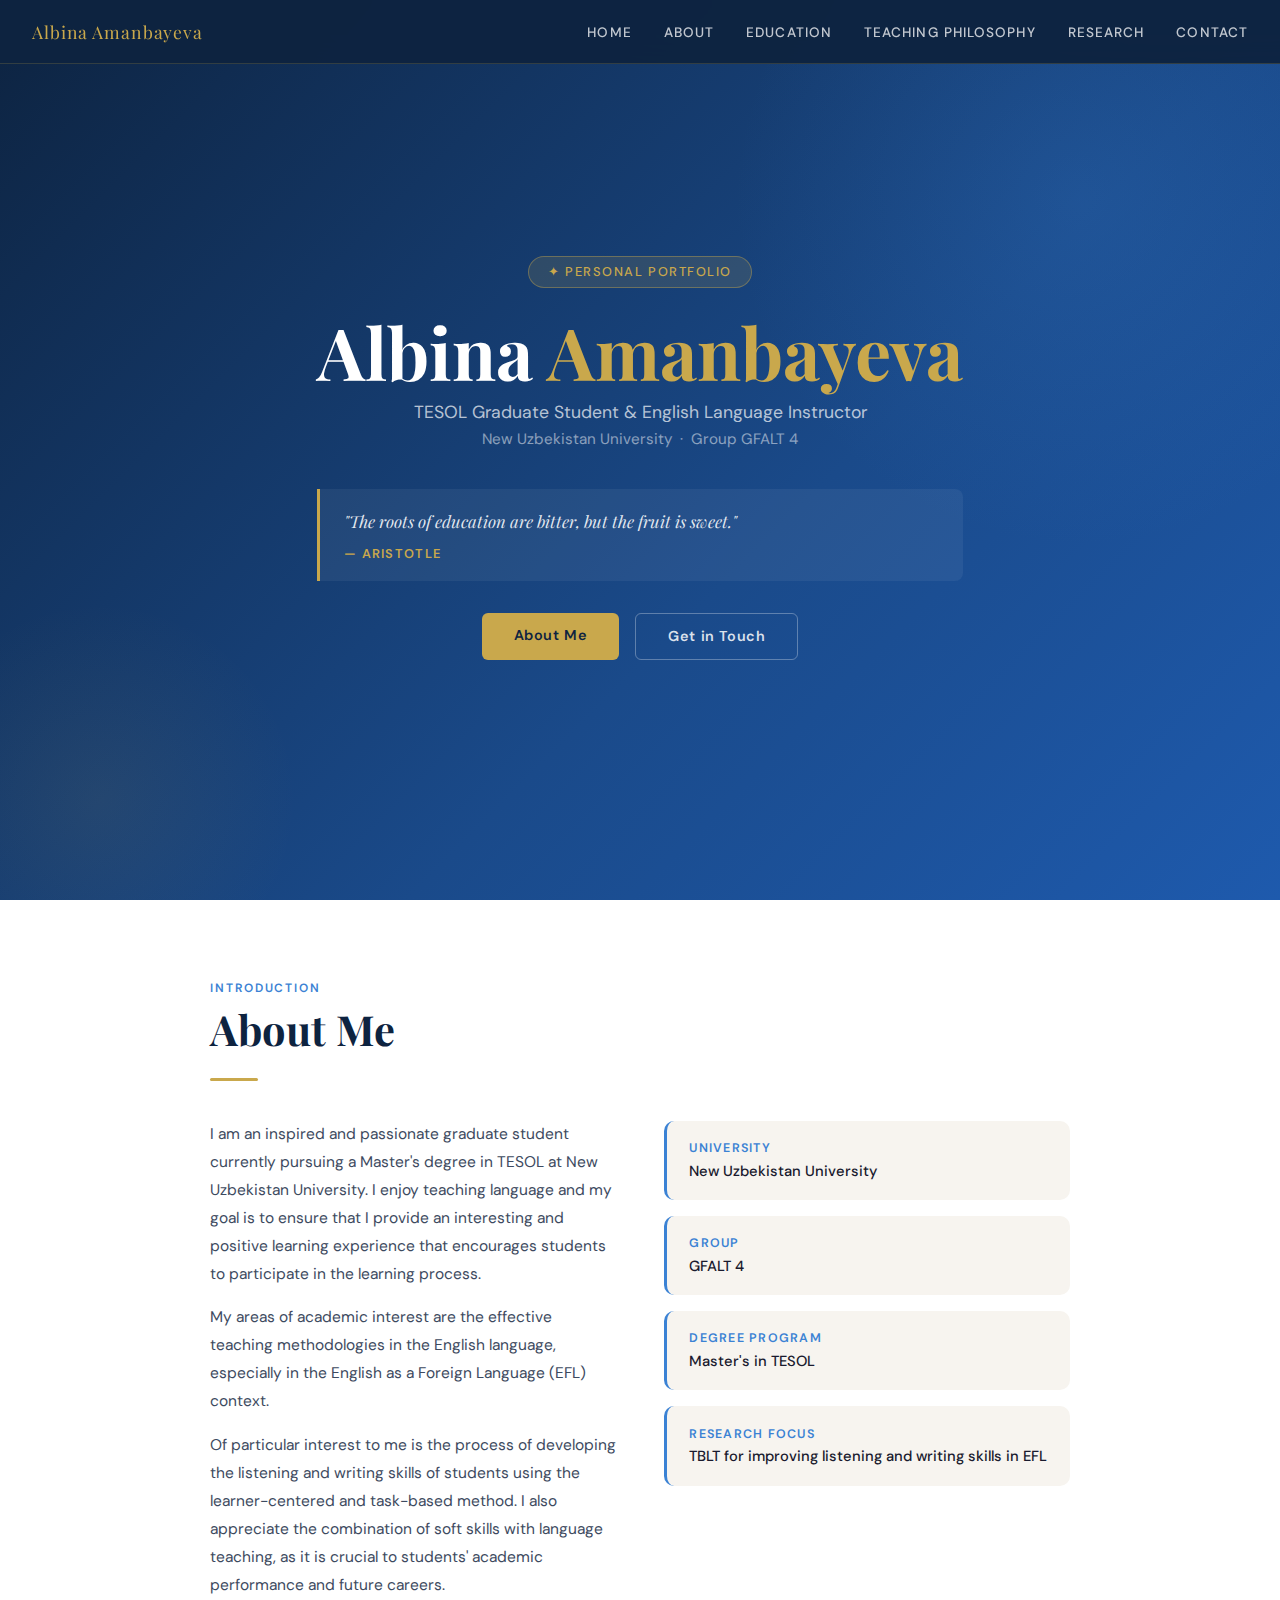
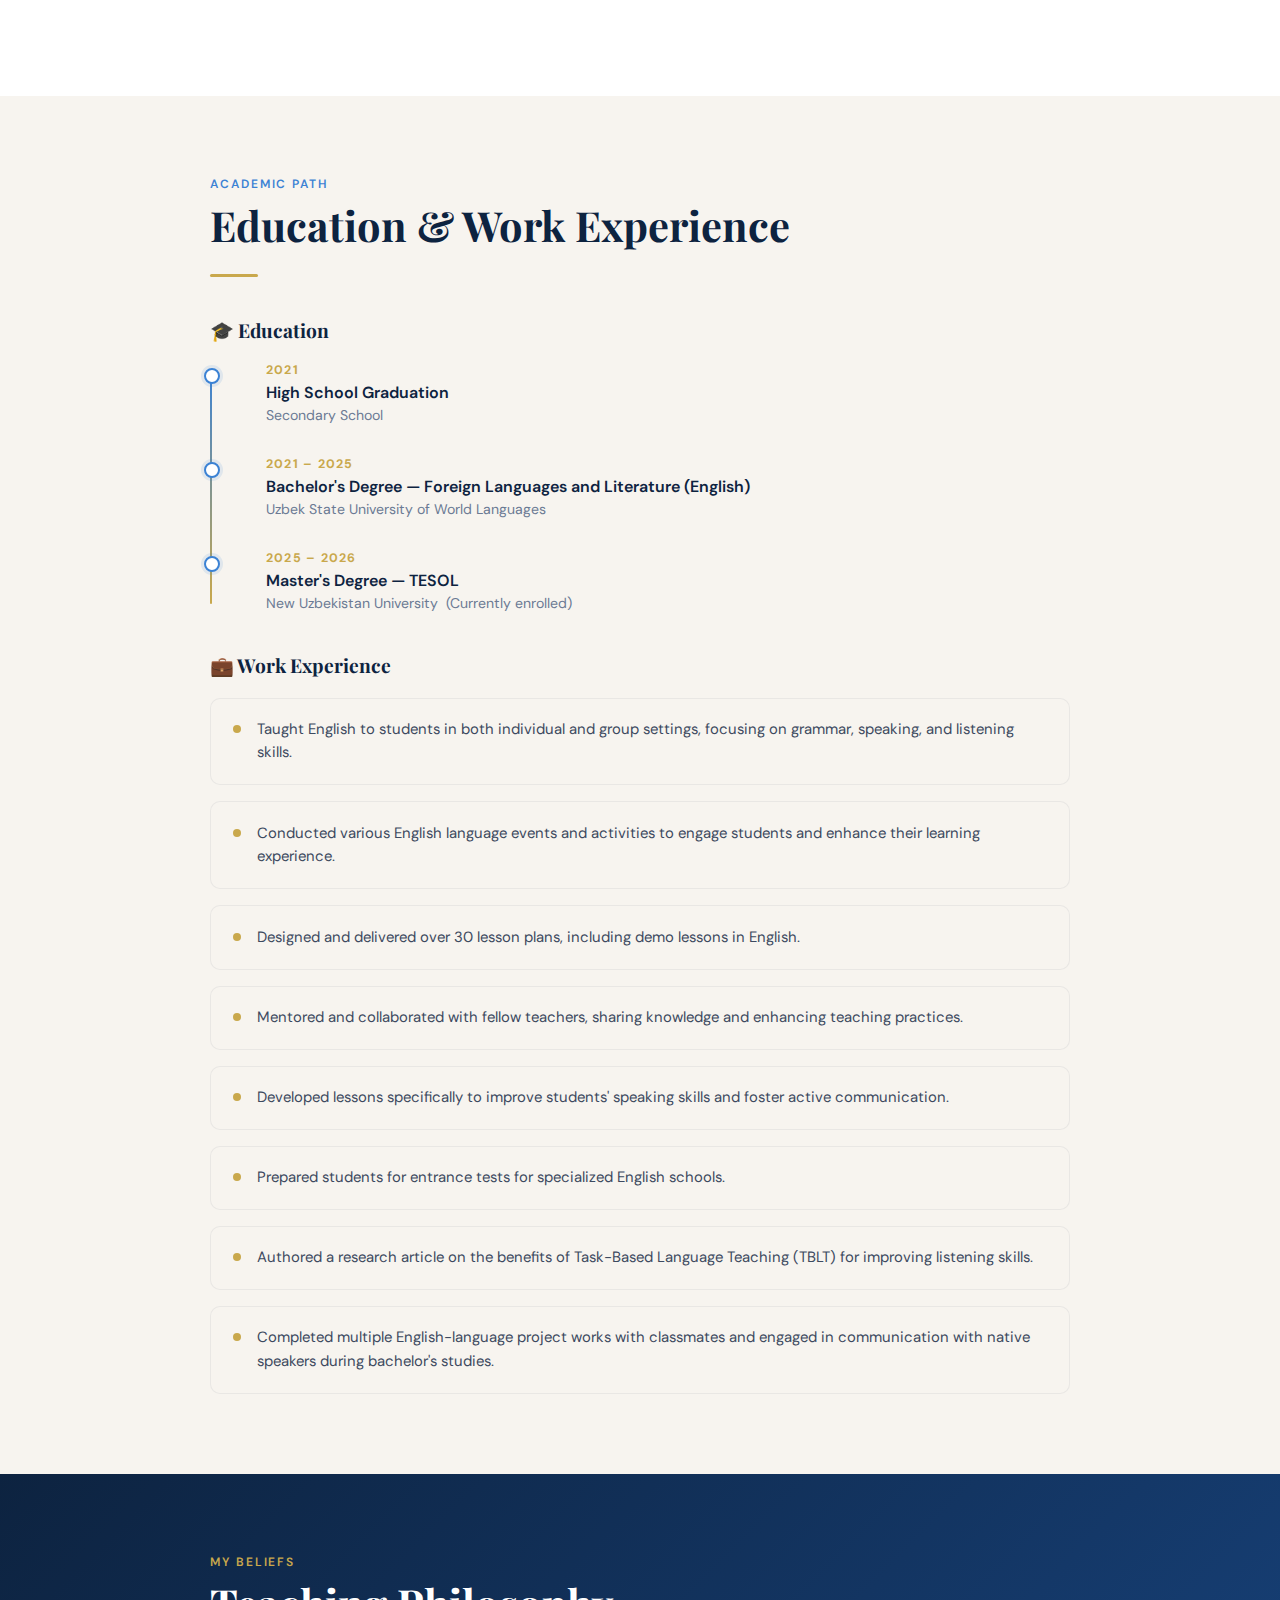
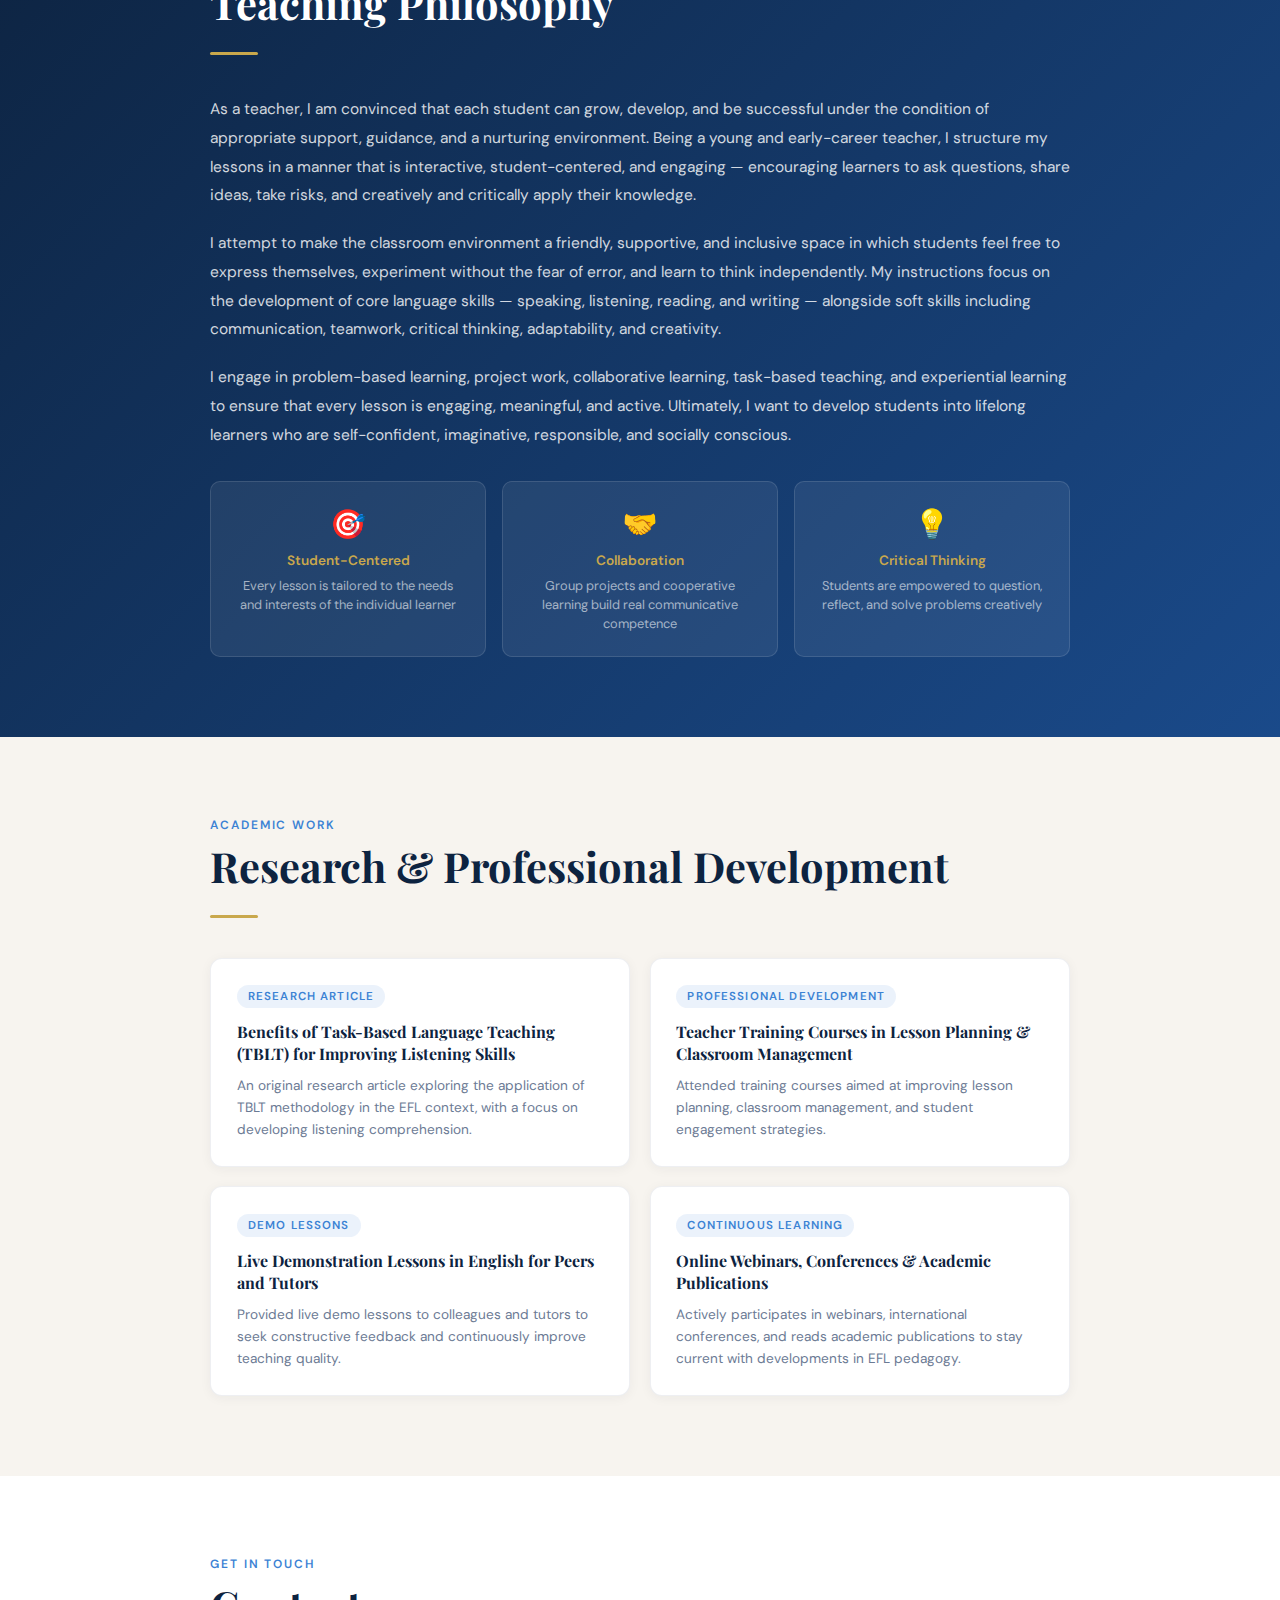
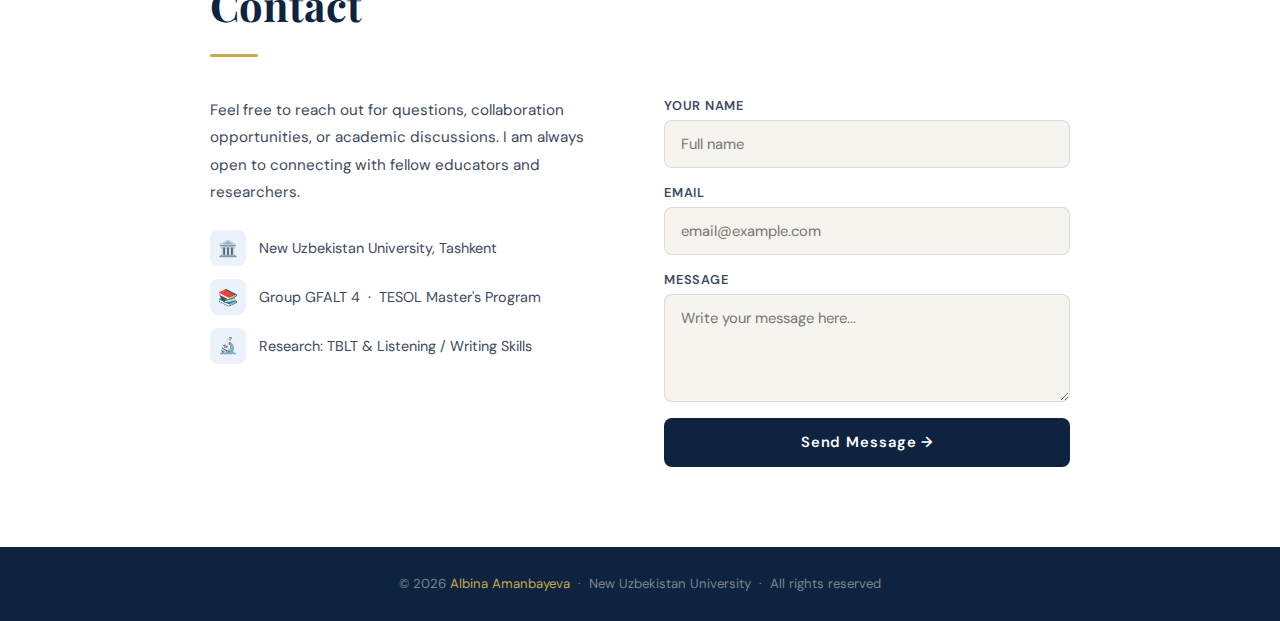
<file: index.html>
<!DOCTYPE html>
<html lang="en">
<head>
  <meta charset="UTF-8">
  <meta name="viewport" content="width=device-width, initial-scale=1.0">
  <title>Albina Amanbayeva — Personal Portfolio</title>
  <link href="https://fonts.googleapis.com/css2?family=Playfair+Display:wght@400;600;700&family=DM+Sans:wght@300;400;500;600&display=swap" rel="stylesheet">
  <style>
    :root {
      --navy: #0d2340;
      --blue: #1a4a8a;
      --sky: #3b82d4;
      --gold: #c9a84c;
      --cream: #f7f4ef;
      --white: #ffffff;
      --text-dark: #1a1a2e;
      --text-mid: #3d4a60;
      --text-light: #6b7a94;
    }

    * { margin: 0; padding: 0; box-sizing: border-box; }
    html { scroll-behavior: smooth; }

    body {
      font-family: 'DM Sans', sans-serif;
      background: var(--cream);
      color: var(--text-dark);
      overflow-x: hidden;
    }

    /* ── NAV ── */
    nav {
      position: fixed;
      top: 0; left: 0; right: 0;
      z-index: 100;
      background: rgba(13,35,64,0.97);
      backdrop-filter: blur(12px);
      padding: 0 2rem;
      display: flex;
      align-items: center;
      justify-content: space-between;
      height: 64px;
      border-bottom: 1px solid rgba(201,168,76,0.2);
    }

    .nav-logo {
      font-family: 'Playfair Display', serif;
      font-size: 1.1rem;
      color: var(--gold);
      letter-spacing: 0.05em;
    }

    .nav-links {
      display: flex;
      gap: 2rem;
      list-style: none;
    }

    .nav-links a {
      color: rgba(255,255,255,0.75);
      text-decoration: none;
      font-size: 0.85rem;
      font-weight: 500;
      letter-spacing: 0.08em;
      text-transform: uppercase;
      transition: color 0.2s;
    }

    .nav-links a:hover { color: var(--gold); }

    /* ── HERO ── */
    #home {
      min-height: 100vh;
      background: linear-gradient(135deg, var(--navy) 0%, var(--blue) 60%, #1e5aad 100%);
      display: flex;
      align-items: center;
      justify-content: center;
      position: relative;
      overflow: hidden;
      padding: 80px 2rem 4rem;
    }

    #home::before {
      content: '';
      position: absolute;
      width: 700px; height: 700px;
      border-radius: 50%;
      background: radial-gradient(circle, rgba(59,130,212,0.18) 0%, transparent 70%);
      top: -150px; right: -150px;
      animation: pulse 6s ease-in-out infinite;
    }

    #home::after {
      content: '';
      position: absolute;
      width: 400px; height: 400px;
      border-radius: 50%;
      background: radial-gradient(circle, rgba(201,168,76,0.08) 0%, transparent 70%);
      bottom: -100px; left: -100px;
      animation: pulse 8s ease-in-out infinite reverse;
    }

    @keyframes pulse {
      0%,100% { transform: scale(1); opacity: 0.8; }
      50% { transform: scale(1.1); opacity: 1; }
    }

    .hero-content {
      position: relative;
      z-index: 2;
      text-align: center;
      max-width: 720px;
    }

    .hero-badge {
      display: inline-block;
      background: rgba(201,168,76,0.15);
      border: 1px solid rgba(201,168,76,0.4);
      color: var(--gold);
      padding: 0.4rem 1.2rem;
      border-radius: 100px;
      font-size: 0.8rem;
      font-weight: 500;
      letter-spacing: 0.12em;
      text-transform: uppercase;
      margin-bottom: 1.5rem;
      animation: fadeUp 0.6s ease both;
    }

    .hero-name {
      font-family: 'Playfair Display', serif;
      font-size: clamp(2.8rem, 6vw, 4.5rem);
      font-weight: 700;
      color: var(--white);
      line-height: 1.1;
      margin-bottom: 0.6rem;
      animation: fadeUp 0.7s 0.1s ease both;
    }

    .hero-name span { color: var(--gold); }

    .hero-title {
      font-size: 1.1rem;
      color: rgba(255,255,255,0.7);
      margin-bottom: 0.4rem;
      font-weight: 400;
      animation: fadeUp 0.7s 0.2s ease both;
    }

    .hero-uni {
      font-size: 0.95rem;
      color: rgba(255,255,255,0.5);
      margin-bottom: 2.5rem;
      animation: fadeUp 0.7s 0.25s ease both;
    }

    .hero-quote {
      background: rgba(255,255,255,0.06);
      border-left: 3px solid var(--gold);
      padding: 1.2rem 1.5rem;
      border-radius: 0 8px 8px 0;
      text-align: left;
      margin: 2rem 0;
      animation: fadeUp 0.7s 0.3s ease both;
    }

    .hero-quote p {
      font-family: 'Playfair Display', serif;
      font-style: italic;
      color: rgba(255,255,255,0.88);
      font-size: 1.05rem;
      line-height: 1.6;
    }

    .hero-quote cite {
      display: block;
      margin-top: 0.6rem;
      font-size: 0.8rem;
      color: var(--gold);
      font-style: normal;
      font-weight: 600;
      letter-spacing: 0.1em;
      text-transform: uppercase;
    }

    .hero-buttons {
      display: flex;
      gap: 1rem;
      justify-content: center;
      flex-wrap: wrap;
      animation: fadeUp 0.7s 0.4s ease both;
    }

    .btn {
      padding: 0.85rem 2rem;
      border-radius: 6px;
      font-size: 0.9rem;
      font-weight: 600;
      text-decoration: none;
      letter-spacing: 0.04em;
      transition: all 0.25s;
      cursor: pointer;
      border: none;
      display: inline-block;
    }

    .btn-primary {
      background: var(--gold);
      color: var(--navy);
    }

    .btn-primary:hover {
      background: #d4b358;
      transform: translateY(-2px);
      box-shadow: 0 8px 24px rgba(201,168,76,0.35);
    }

    .btn-outline {
      background: transparent;
      color: rgba(255,255,255,0.85);
      border: 1.5px solid rgba(255,255,255,0.3);
    }

    .btn-outline:hover {
      border-color: var(--gold);
      color: var(--gold);
      transform: translateY(-2px);
    }

    @keyframes fadeUp {
      from { opacity: 0; transform: translateY(24px); }
      to   { opacity: 1; transform: translateY(0); }
    }

    /* ── SECTIONS ── */
    section { padding: 5rem 2rem; }

    .container {
      max-width: 860px;
      margin: 0 auto;
    }

    .section-label {
      font-size: 0.75rem;
      font-weight: 600;
      letter-spacing: 0.16em;
      text-transform: uppercase;
      color: var(--sky);
      margin-bottom: 0.5rem;
    }

    .section-title {
      font-family: 'Playfair Display', serif;
      font-size: clamp(1.8rem, 4vw, 2.6rem);
      font-weight: 700;
      color: var(--navy);
      margin-bottom: 1.5rem;
      line-height: 1.2;
    }

    .divider {
      width: 48px;
      height: 3px;
      background: var(--gold);
      margin-bottom: 2.5rem;
      border-radius: 2px;
    }

    /* ── ABOUT ── */
    #about { background: var(--white); }

    .about-grid {
      display: grid;
      grid-template-columns: 1fr 1fr;
      gap: 3rem;
      align-items: start;
    }

    .about-text p {
      color: var(--text-mid);
      line-height: 1.8;
      font-size: 0.97rem;
      margin-bottom: 1rem;
    }

    .about-cards {
      display: flex;
      flex-direction: column;
      gap: 1rem;
    }

    .info-card {
      background: var(--cream);
      border-radius: 10px;
      padding: 1.2rem 1.4rem;
      border-left: 3px solid var(--sky);
    }

    .info-card h4 {
      font-size: 0.78rem;
      font-weight: 600;
      letter-spacing: 0.1em;
      text-transform: uppercase;
      color: var(--sky);
      margin-bottom: 0.3rem;
    }

    .info-card p {
      color: var(--text-dark);
      font-size: 0.92rem;
      font-weight: 500;
    }

    /* ── EDUCATION ── */
    #education { background: var(--cream); }

    .timeline {
      position: relative;
      padding-left: 2rem;
    }

    .timeline::before {
      content: '';
      position: absolute;
      left: 0; top: 8px; bottom: 8px;
      width: 2px;
      background: linear-gradient(to bottom, var(--sky), var(--gold));
      border-radius: 2px;
    }

    .timeline-item {
      position: relative;
      margin-bottom: 2rem;
      padding-left: 1.5rem;
    }

    .timeline-item::before {
      content: '';
      position: absolute;
      left: -2.4rem;
      top: 6px;
      width: 12px; height: 12px;
      border-radius: 50%;
      background: var(--white);
      border: 2.5px solid var(--sky);
      box-shadow: 0 0 0 3px rgba(59,130,212,0.12);
    }

    .timeline-year {
      font-size: 0.78rem;
      font-weight: 700;
      letter-spacing: 0.1em;
      color: var(--gold);
      text-transform: uppercase;
      margin-bottom: 0.25rem;
    }

    .timeline-degree {
      font-weight: 600;
      color: var(--navy);
      font-size: 1rem;
      margin-bottom: 0.2rem;
    }

    .timeline-place {
      color: var(--text-light);
      font-size: 0.88rem;
    }

    /* ── WORK ── */
    #work { background: var(--white); }

    .work-list {
      display: flex;
      flex-direction: column;
      gap: 1rem;
    }

    .work-item {
      display: flex;
      gap: 1rem;
      align-items: flex-start;
      padding: 1.2rem 1.4rem;
      background: var(--cream);
      border-radius: 10px;
      border: 1px solid rgba(13,35,64,0.06);
      transition: transform 0.2s, box-shadow 0.2s;
    }

    .work-item:hover {
      transform: translateX(6px);
      box-shadow: 0 4px 20px rgba(13,35,64,0.08);
    }

    .work-dot {
      width: 8px; height: 8px;
      border-radius: 50%;
      background: var(--gold);
      margin-top: 7px;
      flex-shrink: 0;
    }

    .work-item p {
      color: var(--text-mid);
      font-size: 0.93rem;
      line-height: 1.6;
    }

    /* ── PHILOSOPHY ── */
    #philosophy {
      background: linear-gradient(135deg, var(--navy) 0%, var(--blue) 100%);
    }

    #philosophy .section-label { color: var(--gold); }
    #philosophy .section-title { color: var(--white); }
    #philosophy .divider { background: var(--gold); }

    .philosophy-text p {
      color: rgba(255,255,255,0.82);
      line-height: 1.85;
      font-size: 0.97rem;
      margin-bottom: 1.2rem;
    }

    .philosophy-pillars {
      display: grid;
      grid-template-columns: repeat(3,1fr);
      gap: 1rem;
      margin-top: 2rem;
    }

    .pillar {
      background: rgba(255,255,255,0.07);
      border: 1px solid rgba(255,255,255,0.12);
      border-radius: 10px;
      padding: 1.4rem;
      text-align: center;
    }

    .pillar-icon { font-size: 1.8rem; margin-bottom: 0.6rem; }

    .pillar h4 {
      font-size: 0.85rem;
      font-weight: 600;
      color: var(--gold);
      margin-bottom: 0.4rem;
    }

    .pillar p {
      font-size: 0.8rem;
      color: rgba(255,255,255,0.6);
      line-height: 1.5;
    }

    /* ── ARTICLES ── */
    #articles { background: var(--cream); }

    .articles-grid {
      display: grid;
      grid-template-columns: 1fr 1fr;
      gap: 1.2rem;
    }

    .article-card {
      background: var(--white);
      border-radius: 12px;
      padding: 1.6rem;
      border: 1px solid rgba(13,35,64,0.07);
      box-shadow: 0 2px 12px rgba(13,35,64,0.05);
      transition: transform 0.2s, box-shadow 0.2s;
    }

    .article-card:hover {
      transform: translateY(-4px);
      box-shadow: 0 8px 28px rgba(13,35,64,0.1);
    }

    .article-tag {
      display: inline-block;
      background: rgba(59,130,212,0.1);
      color: var(--sky);
      font-size: 0.72rem;
      font-weight: 600;
      letter-spacing: 0.1em;
      text-transform: uppercase;
      padding: 0.25rem 0.7rem;
      border-radius: 100px;
      margin-bottom: 0.8rem;
    }

    .article-card h3 {
      font-family: 'Playfair Display', serif;
      font-size: 1rem;
      color: var(--navy);
      line-height: 1.4;
      margin-bottom: 0.6rem;
    }

    .article-card p {
      font-size: 0.85rem;
      color: var(--text-light);
      line-height: 1.6;
    }

    /* ── CONTACT ── */
    #contact { background: var(--white); }

    .contact-wrapper {
      display: grid;
      grid-template-columns: 1fr 1fr;
      gap: 3rem;
      align-items: start;
    }

    .contact-info p {
      color: var(--text-mid);
      line-height: 1.8;
      font-size: 0.95rem;
      margin-bottom: 1.5rem;
    }

    .contact-items {
      display: flex;
      flex-direction: column;
      gap: 0.8rem;
    }

    .contact-item {
      display: flex;
      align-items: center;
      gap: 0.8rem;
      color: var(--text-mid);
      font-size: 0.9rem;
    }

    .contact-icon {
      width: 36px; height: 36px;
      background: rgba(59,130,212,0.1);
      border-radius: 8px;
      display: flex;
      align-items: center;
      justify-content: center;
      font-size: 1rem;
      flex-shrink: 0;
    }

    .contact-form {
      display: flex;
      flex-direction: column;
      gap: 1rem;
    }

    .form-group {
      display: flex;
      flex-direction: column;
      gap: 0.4rem;
    }

    .form-group label {
      font-size: 0.8rem;
      font-weight: 600;
      letter-spacing: 0.06em;
      text-transform: uppercase;
      color: var(--text-mid);
    }

    .form-group input,
    .form-group textarea {
      padding: 0.8rem 1rem;
      border: 1.5px solid rgba(13,35,64,0.12);
      border-radius: 8px;
      font-family: 'DM Sans', sans-serif;
      font-size: 0.92rem;
      color: var(--text-dark);
      background: var(--cream);
      outline: none;
      transition: border-color 0.2s;
      resize: vertical;
    }

    .form-group input:focus,
    .form-group textarea:focus { border-color: var(--sky); }

    .form-submit {
      background: var(--navy);
      color: var(--white);
      padding: 0.9rem;
      border-radius: 8px;
      border: none;
      font-family: 'DM Sans', sans-serif;
      font-size: 0.92rem;
      font-weight: 600;
      cursor: pointer;
      letter-spacing: 0.06em;
      transition: background 0.2s, transform 0.2s;
    }

    .form-submit:hover {
      background: var(--blue);
      transform: translateY(-2px);
    }

    /* ── FOOTER ── */
    footer {
      background: var(--navy);
      color: rgba(255,255,255,0.45);
      text-align: center;
      padding: 1.8rem;
      font-size: 0.82rem;
    }

    footer span { color: var(--gold); }

    /* ── RESPONSIVE ── */
    @media (max-width: 700px) {
      .nav-links { display: none; }
      .about-grid,
      .contact-wrapper,
      .articles-grid,
      .philosophy-pillars { grid-template-columns: 1fr; }
    }
  </style>
</head>
<body>

<!-- NAV -->
<nav>
  <div class="nav-logo">Albina Amanbayeva</div>
  <ul class="nav-links">
    <li><a href="#home">Home</a></li>
    <li><a href="#about">About</a></li>
    <li><a href="#education">Education</a></li>
    <li><a href="#philosophy">Teaching Philosophy</a></li>
    <li><a href="#articles">Research</a></li>
    <li><a href="#contact">Contact</a></li>
  </ul>
</nav>

<!-- HERO -->
<section id="home">
  <div class="hero-content">
    <div class="hero-badge">✦ Personal Portfolio</div>
    <h1 class="hero-name">Albina <span>Amanbayeva</span></h1>
    <p class="hero-title">TESOL Graduate Student &amp; English Language Instructor</p>
    <p class="hero-uni">New Uzbekistan University &nbsp;·&nbsp; Group GFALT 4</p>
    <div class="hero-quote">
      <p>"The roots of education are bitter, but the fruit is sweet."</p>
      <cite>— Aristotle</cite>
    </div>
    <div class="hero-buttons">
      <a href="#about" class="btn btn-primary">About Me</a>
      <a href="#contact" class="btn btn-outline">Get in Touch</a>
    </div>
  </div>
</section>

<!-- ABOUT -->
<section id="about">
  <div class="container">
    <div class="section-label">Introduction</div>
    <h2 class="section-title">About Me</h2>
    <div class="divider"></div>
    <div class="about-grid">
      <div class="about-text">
        <p>I am an inspired and passionate graduate student currently pursuing a Master's degree in TESOL at New Uzbekistan University. I enjoy teaching language and my goal is to ensure that I provide an interesting and positive learning experience that encourages students to participate in the learning process.</p>
        <p>My areas of academic interest are the effective teaching methodologies in the English language, especially in the English as a Foreign Language (EFL) context.</p>
        <p>Of particular interest to me is the process of developing the listening and writing skills of students using the learner-centered and task-based method. I also appreciate the combination of soft skills with language teaching, as it is crucial to students' academic performance and future careers.</p>
      </div>
      <div class="about-cards">
        <div class="info-card">
          <h4>University</h4>
          <p>New Uzbekistan University</p>
        </div>
        <div class="info-card">
          <h4>Group</h4>
          <p>GFALT 4</p>
        </div>
        <div class="info-card">
          <h4>Degree Program</h4>
          <p>Master's in TESOL</p>
        </div>
        <div class="info-card">
          <h4>Research Focus</h4>
          <p>TBLT for improving listening and writing skills in EFL</p>
        </div>
      </div>
    </div>
  </div>
</section>

<!-- EDUCATION & WORK -->
<section id="education">
  <div class="container">
    <div class="section-label">Academic Path</div>
    <h2 class="section-title">Education &amp; Work Experience</h2>
    <div class="divider"></div>

    <h3 style="color:var(--navy);font-family:'Playfair Display',serif;font-size:1.2rem;margin-bottom:1.2rem;">🎓 Education</h3>
    <div class="timeline" style="margin-bottom:2.5rem;">
      <div class="timeline-item">
        <div class="timeline-year">2021</div>
        <div class="timeline-degree">High School Graduation</div>
        <div class="timeline-place">Secondary School</div>
      </div>
      <div class="timeline-item">
        <div class="timeline-year">2021 – 2025</div>
        <div class="timeline-degree">Bachelor's Degree — Foreign Languages and Literature (English)</div>
        <div class="timeline-place">Uzbek State University of World Languages</div>
      </div>
      <div class="timeline-item">
        <div class="timeline-year">2025 – 2026</div>
        <div class="timeline-degree">Master's Degree — TESOL</div>
        <div class="timeline-place">New Uzbekistan University &nbsp;(Currently enrolled)</div>
      </div>
    </div>

    <h3 style="color:var(--navy);font-family:'Playfair Display',serif;font-size:1.2rem;margin-bottom:1.2rem;">💼 Work Experience</h3>
    <div class="work-list">
      <div class="work-item"><div class="work-dot"></div><p>Taught English to students in both individual and group settings, focusing on grammar, speaking, and listening skills.</p></div>
      <div class="work-item"><div class="work-dot"></div><p>Conducted various English language events and activities to engage students and enhance their learning experience.</p></div>
      <div class="work-item"><div class="work-dot"></div><p>Designed and delivered over 30 lesson plans, including demo lessons in English.</p></div>
      <div class="work-item"><div class="work-dot"></div><p>Mentored and collaborated with fellow teachers, sharing knowledge and enhancing teaching practices.</p></div>
      <div class="work-item"><div class="work-dot"></div><p>Developed lessons specifically to improve students' speaking skills and foster active communication.</p></div>
      <div class="work-item"><div class="work-dot"></div><p>Prepared students for entrance tests for specialized English schools.</p></div>
      <div class="work-item"><div class="work-dot"></div><p>Authored a research article on the benefits of Task-Based Language Teaching (TBLT) for improving listening skills.</p></div>
      <div class="work-item"><div class="work-dot"></div><p>Completed multiple English-language project works with classmates and engaged in communication with native speakers during bachelor's studies.</p></div>
    </div>
  </div>
</section>

<!-- PHILOSOPHY -->
<section id="philosophy">
  <div class="container">
    <div class="section-label">My Beliefs</div>
    <h2 class="section-title">Teaching Philosophy</h2>
    <div class="divider"></div>
    <div class="philosophy-text">
      <p>As a teacher, I am convinced that each student can grow, develop, and be successful under the condition of appropriate support, guidance, and a nurturing environment. Being a young and early-career teacher, I structure my lessons in a manner that is interactive, student-centered, and engaging — encouraging learners to ask questions, share ideas, take risks, and creatively and critically apply their knowledge.</p>
      <p>I attempt to make the classroom environment a friendly, supportive, and inclusive space in which students feel free to express themselves, experiment without the fear of error, and learn to think independently. My instructions focus on the development of core language skills — speaking, listening, reading, and writing — alongside soft skills including communication, teamwork, critical thinking, adaptability, and creativity.</p>
      <p>I engage in problem-based learning, project work, collaborative learning, task-based teaching, and experiential learning to ensure that every lesson is engaging, meaningful, and active. Ultimately, I want to develop students into lifelong learners who are self-confident, imaginative, responsible, and socially conscious.</p>
    </div>
    <div class="philosophy-pillars">
      <div class="pillar">
        <div class="pillar-icon">🎯</div>
        <h4>Student-Centered</h4>
        <p>Every lesson is tailored to the needs and interests of the individual learner</p>
      </div>
      <div class="pillar">
        <div class="pillar-icon">🤝</div>
        <h4>Collaboration</h4>
        <p>Group projects and cooperative learning build real communicative competence</p>
      </div>
      <div class="pillar">
        <div class="pillar-icon">💡</div>
        <h4>Critical Thinking</h4>
        <p>Students are empowered to question, reflect, and solve problems creatively</p>
      </div>
    </div>
  </div>
</section>

<!-- RESEARCH & ARTICLES -->
<section id="articles">
  <div class="container">
    <div class="section-label">Academic Work</div>
    <h2 class="section-title">Research &amp; Professional Development</h2>
    <div class="divider"></div>
    <div class="articles-grid">
      <div class="article-card">
        <div class="article-tag">Research Article</div>
        <h3>Benefits of Task-Based Language Teaching (TBLT) for Improving Listening Skills</h3>
        <p>An original research article exploring the application of TBLT methodology in the EFL context, with a focus on developing listening comprehension.</p>
      </div>
      <div class="article-card">
        <div class="article-tag">Professional Development</div>
        <h3>Teacher Training Courses in Lesson Planning &amp; Classroom Management</h3>
        <p>Attended training courses aimed at improving lesson planning, classroom management, and student engagement strategies.</p>
      </div>
      <div class="article-card">
        <div class="article-tag">Demo Lessons</div>
        <h3>Live Demonstration Lessons in English for Peers and Tutors</h3>
        <p>Provided live demo lessons to colleagues and tutors to seek constructive feedback and continuously improve teaching quality.</p>
      </div>
      <div class="article-card">
        <div class="article-tag">Continuous Learning</div>
        <h3>Online Webinars, Conferences &amp; Academic Publications</h3>
        <p>Actively participates in webinars, international conferences, and reads academic publications to stay current with developments in EFL pedagogy.</p>
      </div>
    </div>
  </div>
</section>

<!-- CONTACT -->
<section id="contact">
  <div class="container">
    <div class="section-label">Get in Touch</div>
    <h2 class="section-title">Contact</h2>
    <div class="divider"></div>
    <div class="contact-wrapper">
      <div class="contact-info">
        <p>Feel free to reach out for questions, collaboration opportunities, or academic discussions. I am always open to connecting with fellow educators and researchers.</p>
        <div class="contact-items">
          <div class="contact-item">
            <div class="contact-icon">🏛️</div>
            <span>New Uzbekistan University, Tashkent</span>
          </div>
          <div class="contact-item">
            <div class="contact-icon">📚</div>
            <span>Group GFALT 4 &nbsp;·&nbsp; TESOL Master's Program</span>
          </div>
          <div class="contact-item">
            <div class="contact-icon">🔬</div>
            <span>Research: TBLT &amp; Listening / Writing Skills</span>
          </div>
        </div>
      </div>
      <div class="contact-form">
        <div class="form-group">
          <label>Your Name</label>
          <input type="text" placeholder="Full name">
        </div>
        <div class="form-group">
          <label>Email</label>
          <input type="email" placeholder="email@example.com">
        </div>
        <div class="form-group">
          <label>Message</label>
          <textarea rows="4" placeholder="Write your message here..."></textarea>
        </div>
        <button class="form-submit">Send Message →</button>
      </div>
    </div>
  </div>
</section>

<!-- FOOTER -->
<footer>
  <p>© 2026 <span>Albina Amanbayeva</span> &nbsp;·&nbsp; New Uzbekistan University &nbsp;·&nbsp; All rights reserved</p>
</footer>

<script>
  const sections = document.querySelectorAll('section[id]');
  const navLinks = document.querySelectorAll('.nav-links a');

  window.addEventListener('scroll', () => {
    let current = '';
    sections.forEach(s => {
      if (window.scrollY >= s.offsetTop - 100) current = s.id;
    });
    navLinks.forEach(a => {
      a.style.color = a.getAttribute('href') === '#' + current
        ? 'var(--gold)' : 'rgba(255,255,255,0.75)';
    });
  });

  document.querySelector('.form-submit').addEventListener('click', () => {
    alert('Your message has been sent! I will get back to you soon. 🎓');
  });
</script>
</body>
</html>
</file>
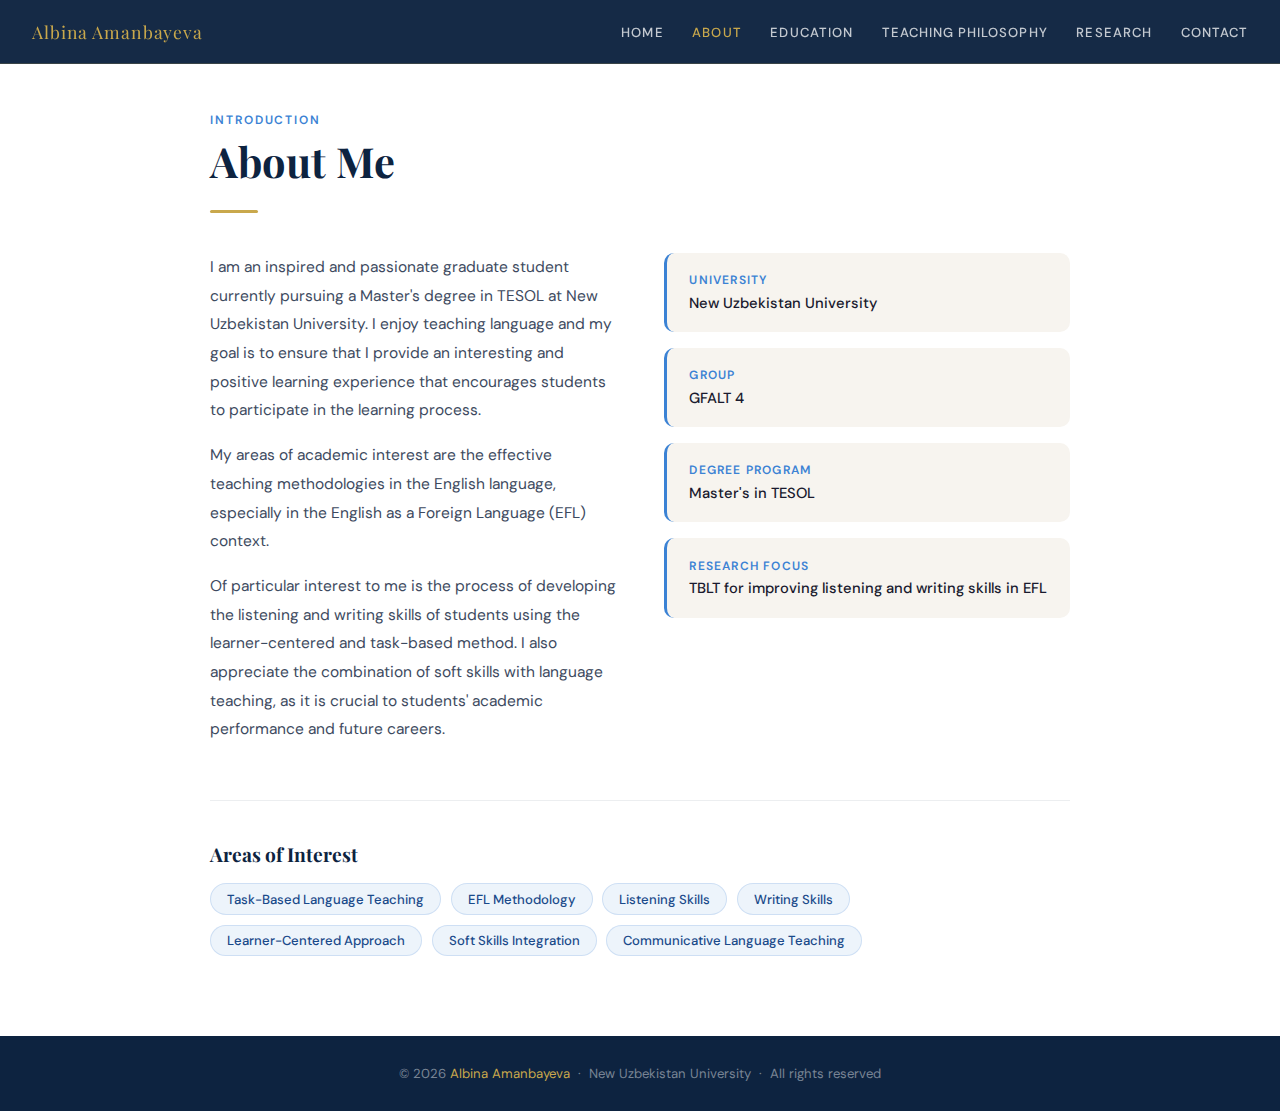
<file: about.html>
<!DOCTYPE html>
<html lang="en">
<head>
  <meta charset="UTF-8">
  <meta name="viewport" content="width=device-width, initial-scale=1.0">
  <title>About — Albina Amanbayeva</title>
  <link href="https://fonts.googleapis.com/css2?family=Playfair+Display:wght@400;600;700&family=DM+Sans:wght@300;400;500;600&display=swap" rel="stylesheet">
  <link rel="stylesheet" href="shared.css">
  <style>
    body { background: #fff; }
    .page-wrap { padding: 7rem 2rem 5rem; }
    .about-grid {
      display: grid; grid-template-columns: 1fr 1fr;
      gap: 3rem; align-items: start;
    }
    .about-text p {
      color: var(--text-mid); line-height: 1.85;
      font-size: 0.97rem; margin-bottom: 1rem;
    }
    .about-cards { display: flex; flex-direction: column; gap: 1rem; }
    .info-card {
      background: var(--cream); border-radius: 10px;
      padding: 1.2rem 1.4rem; border-left: 3px solid var(--sky);
    }
    .info-card h4 {
      font-size: 0.75rem; font-weight: 600; letter-spacing: 0.1em;
      text-transform: uppercase; color: var(--sky); margin-bottom: 0.3rem;
    }
    .info-card p { color: var(--text-dark); font-size: 0.92rem; font-weight: 500; }
    .interests { margin-top: 2.5rem; padding-top: 2.5rem; border-top: 1px solid rgba(13,35,64,0.08); }
    .interests h3 {
      font-family: 'Playfair Display', serif;
      font-size: 1.2rem; color: var(--navy); margin-bottom: 1rem;
    }
    .tags { display: flex; flex-wrap: wrap; gap: 0.6rem; }
    .tag {
      background: rgba(59,130,212,0.09); color: #1a4a8a;
      padding: 0.4rem 1rem; border-radius: 100px;
      font-size: 0.82rem; font-weight: 500;
      border: 1px solid rgba(59,130,212,0.18);
    }
    @media (max-width: 700px) { .about-grid { grid-template-columns: 1fr; } }
  </style>
</head>
<body>
  <nav>
    <a class="nav-logo" href="index.html">Albina Amanbayeva</a>
    <ul class="nav-links">
      <li><a href="index.html">Home</a></li>
      <li><a href="about.html" class="active">About</a></li>
      <li><a href="education.html">Education</a></li>
      <li><a href="philosophy.html">Teaching Philosophy</a></li>
      <li><a href="research.html">Research</a></li>
      <li><a href="contact.html">Contact</a></li>
    </ul>
    <div class="hamburger" onclick="toggleMenu()">
      <span></span><span></span><span></span>
    </div>
  </nav>
  <div class="mobile-menu" id="mobileMenu">
    <a href="index.html">Home</a>
    <a href="about.html">About</a>
    <a href="education.html">Education</a>
    <a href="philosophy.html">Teaching Philosophy</a>
    <a href="research.html">Research</a>
    <a href="contact.html">Contact</a>
  </div>

  <div class="page-wrap">
    <div class="container">
      <div class="section-label">Introduction</div>
      <h2 class="section-title">About Me</h2>
      <div class="divider"></div>
      <div class="about-grid">
        <div class="about-text">
          <p>I am an inspired and passionate graduate student currently pursuing a Master's degree in TESOL at New Uzbekistan University. I enjoy teaching language and my goal is to ensure that I provide an interesting and positive learning experience that encourages students to participate in the learning process.</p>
          <p>My areas of academic interest are the effective teaching methodologies in the English language, especially in the English as a Foreign Language (EFL) context.</p>
          <p>Of particular interest to me is the process of developing the listening and writing skills of students using the learner-centered and task-based method. I also appreciate the combination of soft skills with language teaching, as it is crucial to students' academic performance and future careers.</p>
        </div>
        <div class="about-cards">
          <div class="info-card"><h4>University</h4><p>New Uzbekistan University</p></div>
          <div class="info-card"><h4>Group</h4><p>GFALT 4</p></div>
          <div class="info-card"><h4>Degree Program</h4><p>Master's in TESOL</p></div>
          <div class="info-card"><h4>Research Focus</h4><p>TBLT for improving listening and writing skills in EFL</p></div>
        </div>
      </div>
      <div class="interests">
        <h3>Areas of Interest</h3>
        <div class="tags">
          <span class="tag">Task-Based Language Teaching</span>
          <span class="tag">EFL Methodology</span>
          <span class="tag">Listening Skills</span>
          <span class="tag">Writing Skills</span>
          <span class="tag">Learner-Centered Approach</span>
          <span class="tag">Soft Skills Integration</span>
          <span class="tag">Communicative Language Teaching</span>
        </div>
      </div>
    </div>
  </div>

  <footer>
    <p>© 2026 <span>Albina Amanbayeva</span> &nbsp;·&nbsp; New Uzbekistan University &nbsp;·&nbsp; All rights reserved</p>
  </footer>
  <script>
    function toggleMenu() { document.getElementById('mobileMenu').classList.toggle('open'); }
  </script>
</body>
</html>
</file>
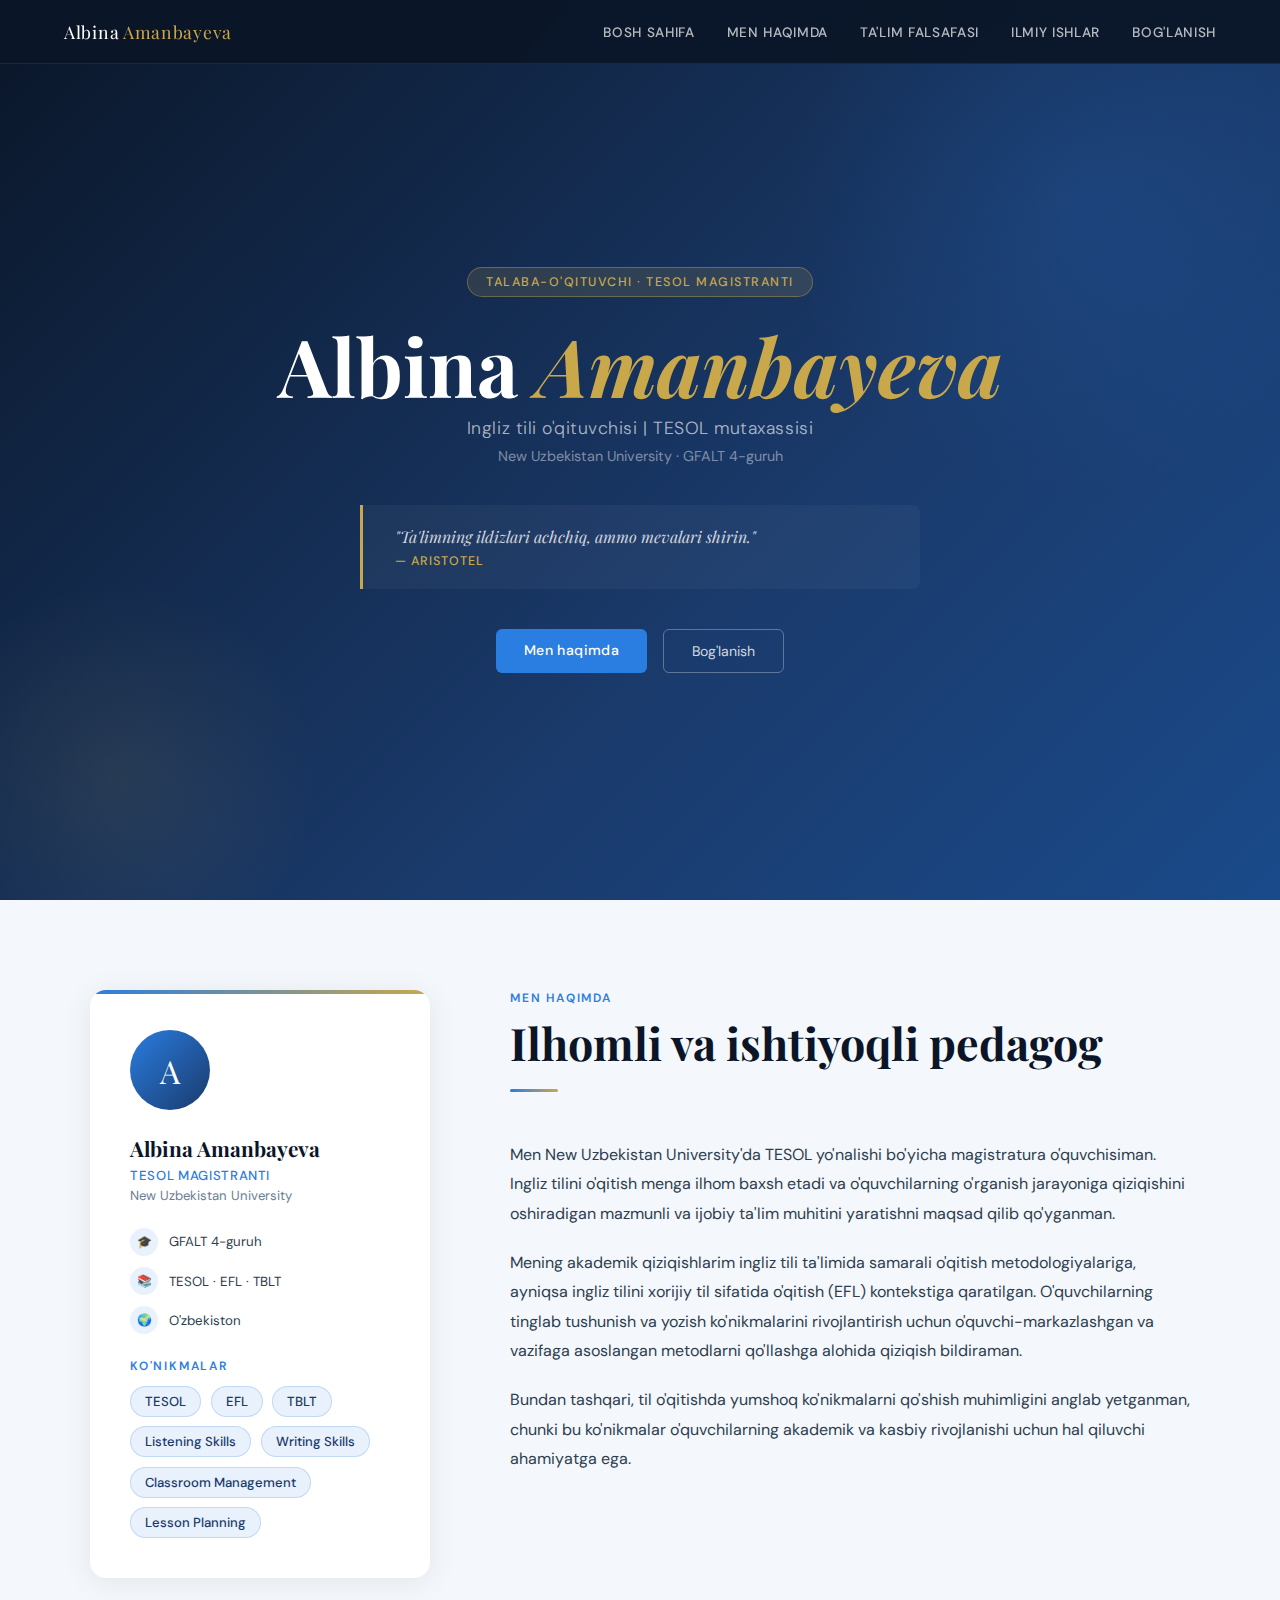
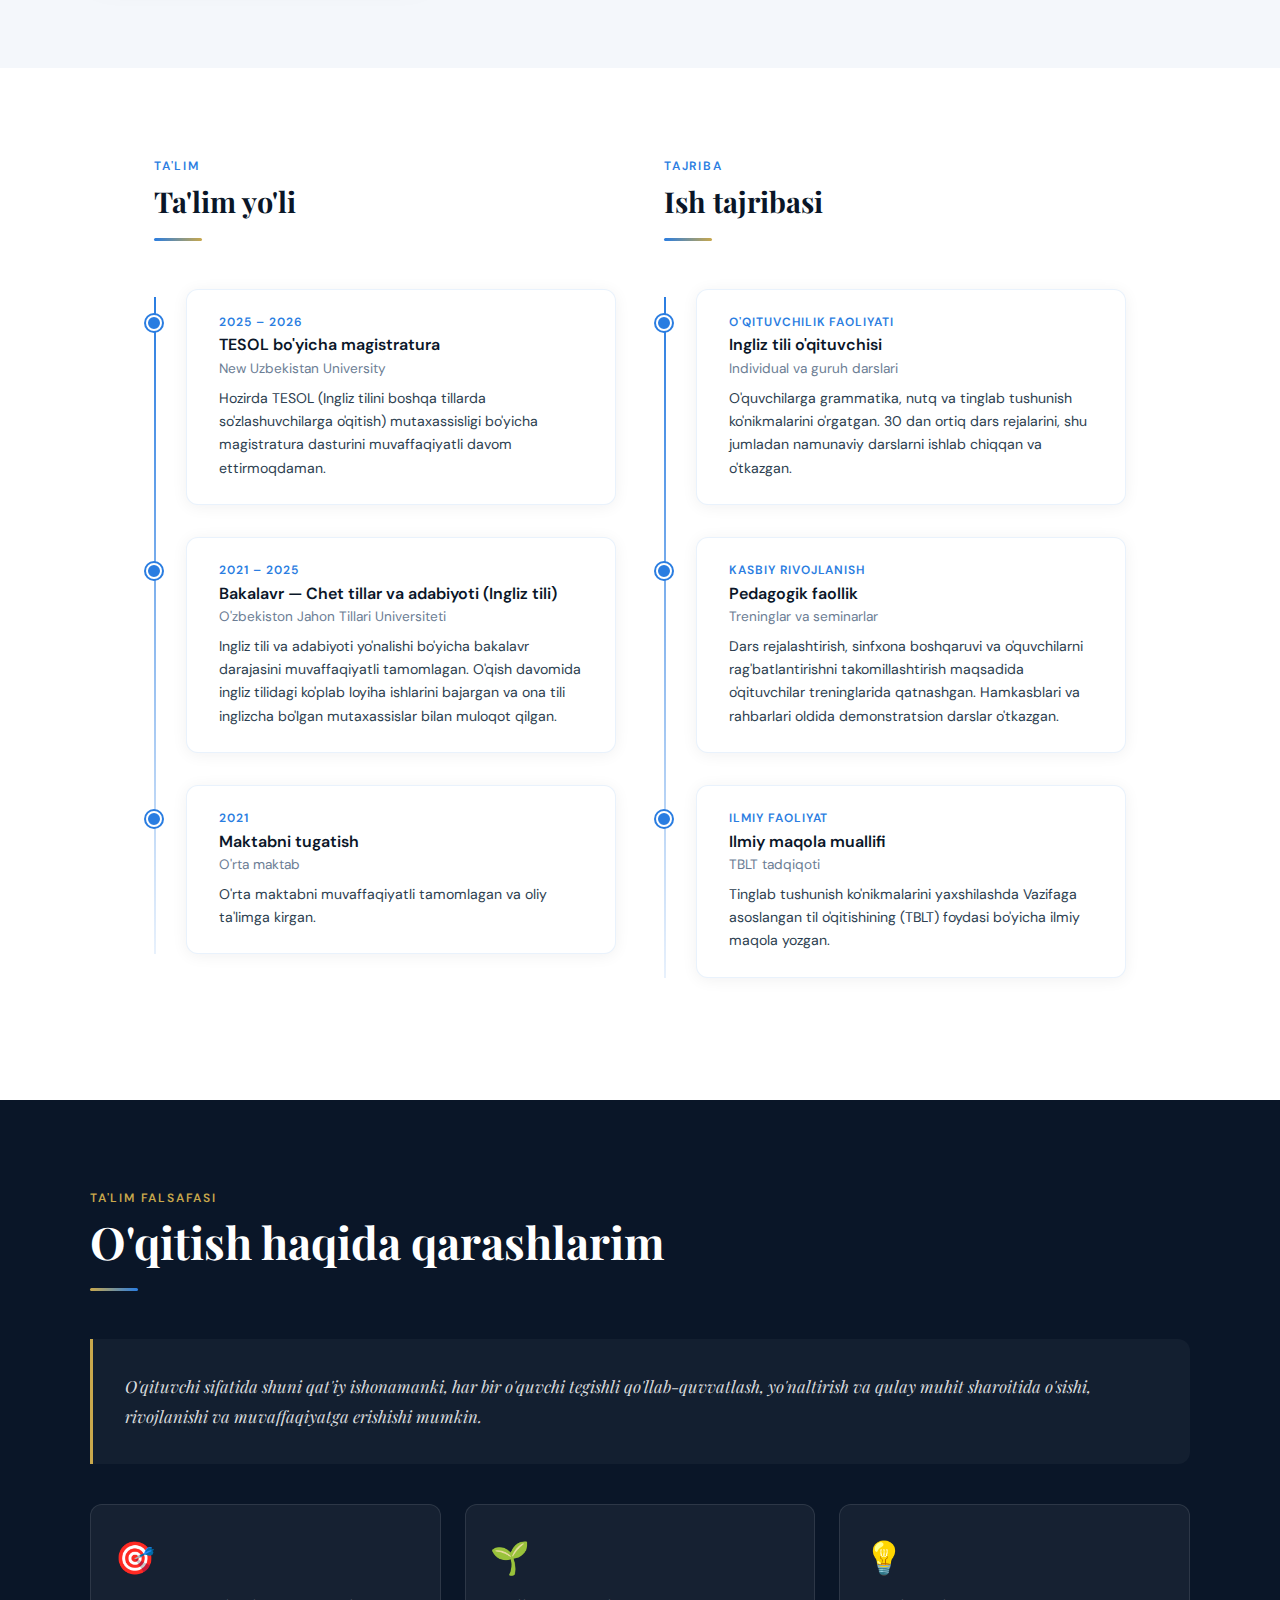
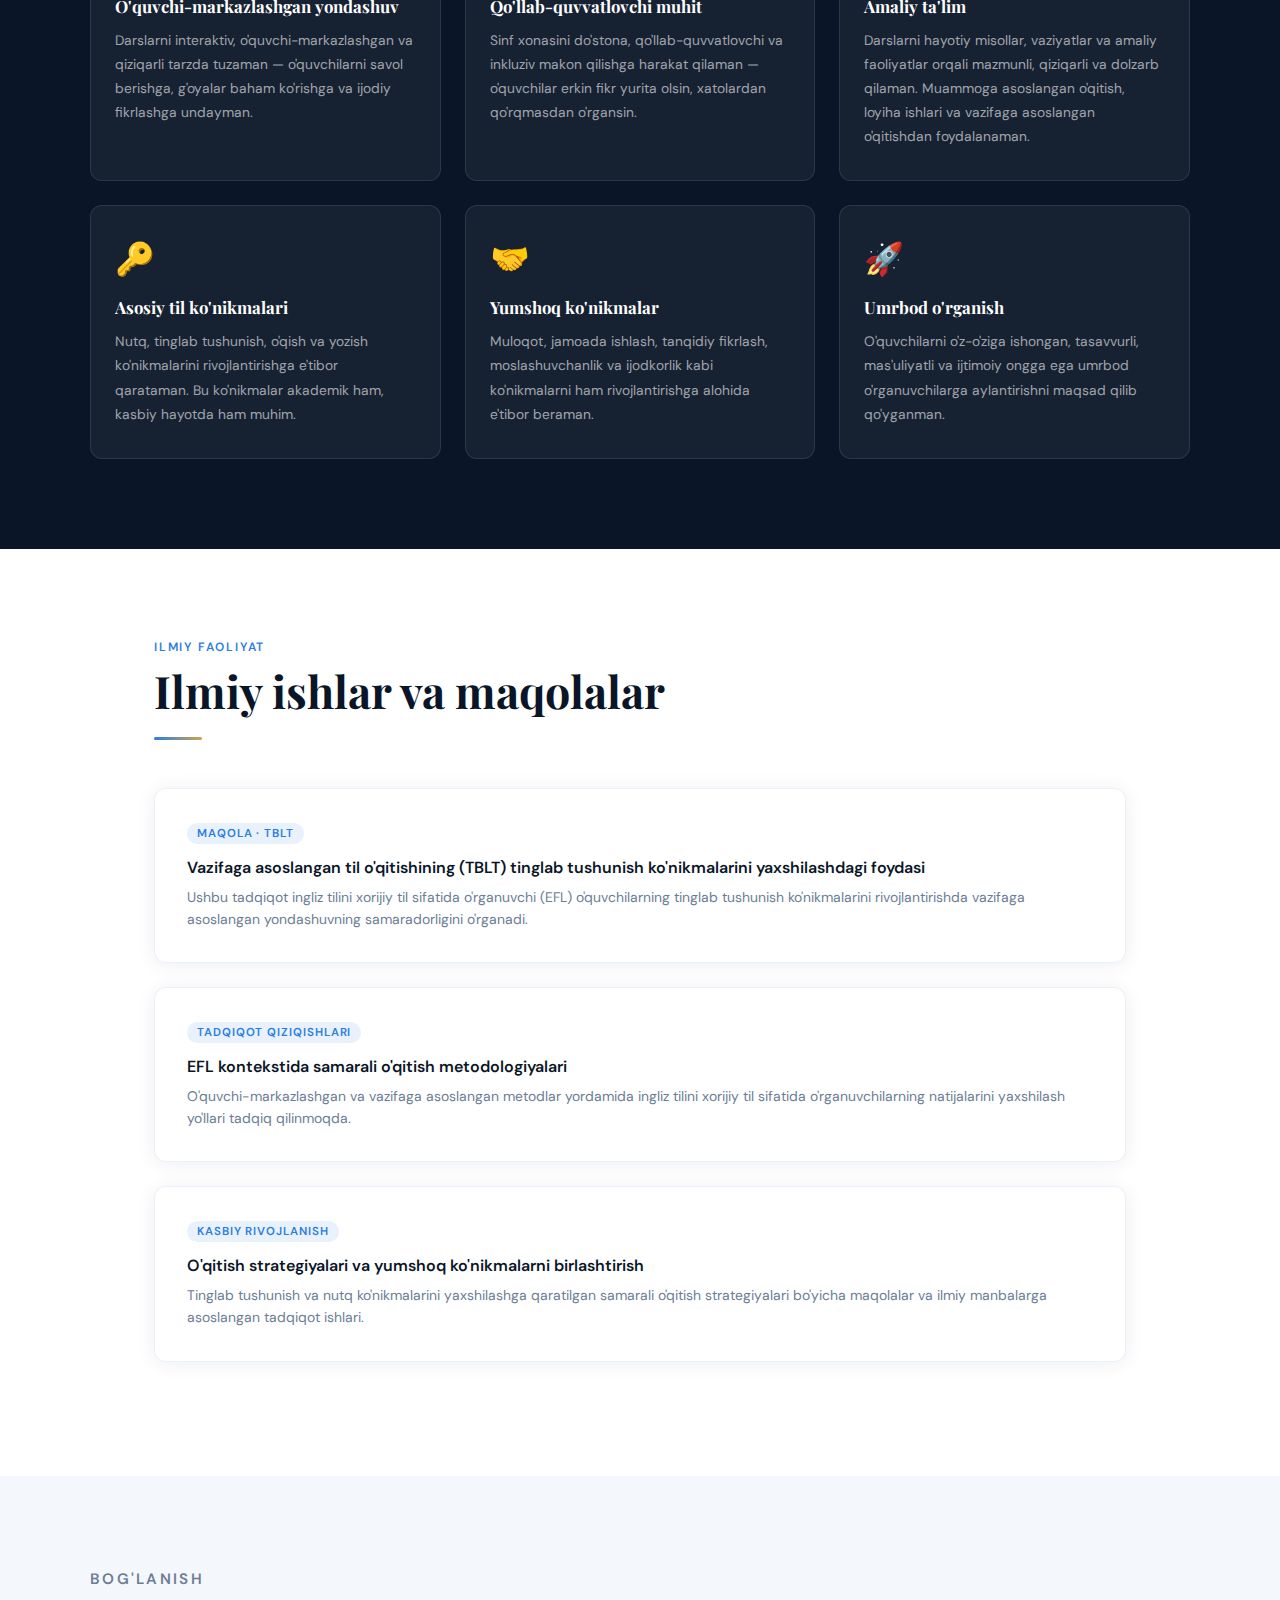
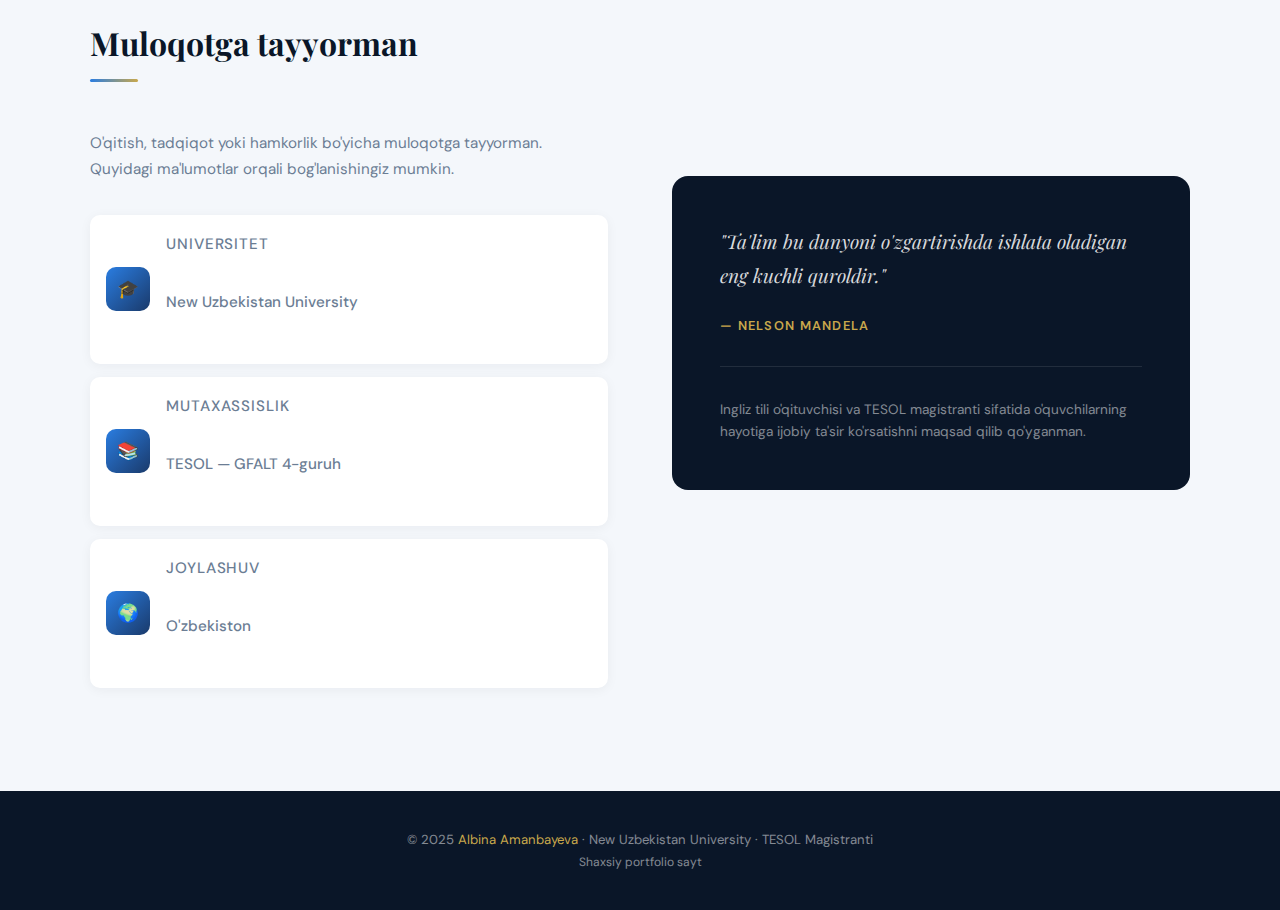
<file: albina_portfolio.html>
<!DOCTYPE html>
<html lang="uz">
<head>
  <meta charset="UTF-8">
  <meta name="viewport" content="width=device-width, initial-scale=1.0">
  <title>Albina Amanbayeva — Shaxsiy Portfolio</title>
  <link href="https://fonts.googleapis.com/css2?family=Playfair+Display:ital,wght@0,400;0,700;1,400&family=DM+Sans:wght@300;400;500&display=swap" rel="stylesheet">
  <style>
    :root {
      --navy: #0a1628;
      --blue: #1a3a6b;
      --accent: #2a7de1;
      --light-blue: #e8f1fc;
      --gold: #c9a84c;
      --white: #ffffff;
      --soft: #f4f7fb;
      --text: #2c3e50;
      --muted: #6b7d94;
    }

    * { margin: 0; padding: 0; box-sizing: border-box; }

    html { scroll-behavior: smooth; }

    body {
      font-family: 'DM Sans', sans-serif;
      color: var(--text);
      background: var(--white);
      overflow-x: hidden;
    }

    /* NAV */
    nav {
      position: fixed;
      top: 0; left: 0; right: 0;
      z-index: 100;
      background: rgba(10, 22, 40, 0.96);
      backdrop-filter: blur(12px);
      display: flex;
      align-items: center;
      justify-content: space-between;
      padding: 0 5%;
      height: 64px;
      border-bottom: 1px solid rgba(42,125,225,0.2);
    }

    .nav-logo {
      font-family: 'Playfair Display', serif;
      color: var(--white);
      font-size: 1.1rem;
      letter-spacing: 0.04em;
    }

    .nav-logo span { color: var(--gold); }

    .nav-links {
      display: flex;
      gap: 2rem;
      list-style: none;
    }

    .nav-links a {
      color: rgba(255,255,255,0.7);
      text-decoration: none;
      font-size: 0.85rem;
      font-weight: 500;
      letter-spacing: 0.05em;
      text-transform: uppercase;
      transition: color 0.2s;
    }

    .nav-links a:hover { color: var(--gold); }

    /* HERO */
    #bosh {
      min-height: 100vh;
      background: linear-gradient(135deg, var(--navy) 0%, var(--blue) 60%, #1a4a8a 100%);
      display: flex;
      align-items: center;
      justify-content: center;
      text-align: center;
      padding: 100px 5% 60px;
      position: relative;
      overflow: hidden;
    }

    #bosh::before {
      content: '';
      position: absolute;
      width: 600px; height: 600px;
      border-radius: 50%;
      background: radial-gradient(circle, rgba(42,125,225,0.15) 0%, transparent 70%);
      top: -100px; right: -100px;
      animation: pulse 6s ease-in-out infinite;
    }

    #bosh::after {
      content: '';
      position: absolute;
      width: 400px; height: 400px;
      border-radius: 50%;
      background: radial-gradient(circle, rgba(201,168,76,0.1) 0%, transparent 70%);
      bottom: -80px; left: -80px;
      animation: pulse 8s ease-in-out infinite reverse;
    }

    @keyframes pulse {
      0%, 100% { transform: scale(1); opacity: 0.7; }
      50% { transform: scale(1.1); opacity: 1; }
    }

    .hero-content {
      position: relative;
      z-index: 1;
      animation: fadeUp 1s ease both;
    }

    @keyframes fadeUp {
      from { opacity: 0; transform: translateY(30px); }
      to { opacity: 1; transform: translateY(0); }
    }

    .hero-badge {
      display: inline-block;
      background: rgba(201,168,76,0.15);
      border: 1px solid rgba(201,168,76,0.4);
      color: var(--gold);
      font-size: 0.78rem;
      font-weight: 500;
      letter-spacing: 0.12em;
      text-transform: uppercase;
      padding: 6px 18px;
      border-radius: 20px;
      margin-bottom: 1.5rem;
    }

    .hero-name {
      font-family: 'Playfair Display', serif;
      font-size: clamp(2.8rem, 7vw, 5rem);
      color: var(--white);
      line-height: 1.1;
      margin-bottom: 0.5rem;
    }

    .hero-name em {
      font-style: italic;
      color: var(--gold);
    }

    .hero-title {
      font-size: 1.1rem;
      color: rgba(255,255,255,0.65);
      font-weight: 300;
      margin-bottom: 0.5rem;
      letter-spacing: 0.03em;
    }

    .hero-uni {
      font-size: 0.9rem;
      color: rgba(255,255,255,0.45);
      margin-bottom: 2.5rem;
    }

    .hero-quote {
      max-width: 560px;
      margin: 0 auto 2.5rem;
      padding: 1.2rem 2rem;
      border-left: 3px solid var(--gold);
      background: rgba(255,255,255,0.04);
      border-radius: 0 8px 8px 0;
      text-align: left;
    }

    .hero-quote p {
      font-family: 'Playfair Display', serif;
      font-style: italic;
      font-size: 1rem;
      color: rgba(255,255,255,0.8);
      line-height: 1.6;
    }

    .hero-quote cite {
      font-size: 0.78rem;
      color: var(--gold);
      font-style: normal;
      font-weight: 500;
      letter-spacing: 0.08em;
      text-transform: uppercase;
    }

    .hero-buttons {
      display: flex;
      gap: 1rem;
      justify-content: center;
      flex-wrap: wrap;
    }

    .btn-primary {
      background: var(--accent);
      color: white;
      padding: 12px 28px;
      border-radius: 6px;
      text-decoration: none;
      font-size: 0.88rem;
      font-weight: 500;
      transition: all 0.2s;
      letter-spacing: 0.03em;
    }

    .btn-primary:hover { background: #1a6bc9; transform: translateY(-1px); }

    .btn-outline {
      border: 1px solid rgba(255,255,255,0.3);
      color: rgba(255,255,255,0.8);
      padding: 12px 28px;
      border-radius: 6px;
      text-decoration: none;
      font-size: 0.88rem;
      font-weight: 400;
      transition: all 0.2s;
    }

    .btn-outline:hover { border-color: var(--gold); color: var(--gold); }

    /* SECTIONS */
    section {
      padding: 90px 5%;
      max-width: 1100px;
      margin: 0 auto;
    }

    .section-label {
      font-size: 0.75rem;
      font-weight: 600;
      letter-spacing: 0.15em;
      text-transform: uppercase;
      color: var(--accent);
      margin-bottom: 0.6rem;
    }

    .section-title {
      font-family: 'Playfair Display', serif;
      font-size: clamp(1.8rem, 4vw, 2.8rem);
      color: var(--navy);
      margin-bottom: 1.2rem;
      line-height: 1.2;
    }

    .section-divider {
      width: 48px;
      height: 3px;
      background: linear-gradient(90deg, var(--accent), var(--gold));
      border-radius: 2px;
      margin-bottom: 3rem;
    }

    /* ABOUT */
    #haqimda {
      background: var(--soft);
      max-width: 100%;
      padding: 90px 5%;
    }

    #haqimda .inner {
      max-width: 1100px;
      margin: 0 auto;
      display: grid;
      grid-template-columns: 1fr 2fr;
      gap: 5rem;
      align-items: start;
    }

    .about-card {
      background: var(--white);
      border-radius: 16px;
      padding: 2.5rem;
      box-shadow: 0 4px 30px rgba(10,22,40,0.08);
      position: relative;
      overflow: hidden;
    }

    .about-card::before {
      content: '';
      position: absolute;
      top: 0; left: 0; right: 0;
      height: 4px;
      background: linear-gradient(90deg, var(--accent), var(--gold));
    }

    .about-avatar {
      width: 80px;
      height: 80px;
      background: linear-gradient(135deg, var(--accent), var(--blue));
      border-radius: 50%;
      display: flex;
      align-items: center;
      justify-content: center;
      font-family: 'Playfair Display', serif;
      font-size: 2rem;
      color: white;
      margin-bottom: 1.5rem;
    }

    .about-card h3 {
      font-family: 'Playfair Display', serif;
      font-size: 1.3rem;
      color: var(--navy);
      margin-bottom: 0.3rem;
    }

    .about-card .role {
      font-size: 0.82rem;
      color: var(--accent);
      font-weight: 500;
      letter-spacing: 0.05em;
      text-transform: uppercase;
      margin-bottom: 0.2rem;
    }

    .about-card .uni {
      font-size: 0.82rem;
      color: var(--muted);
      margin-bottom: 1.5rem;
    }

    .info-row {
      display: flex;
      align-items: center;
      gap: 0.7rem;
      margin-bottom: 0.7rem;
    }

    .info-icon {
      width: 28px;
      height: 28px;
      background: var(--light-blue);
      border-radius: 50%;
      display: flex;
      align-items: center;
      justify-content: center;
      font-size: 0.75rem;
      flex-shrink: 0;
    }

    .info-row span {
      font-size: 0.83rem;
      color: var(--text);
    }

    .about-text p {
      font-size: 1rem;
      line-height: 1.85;
      color: var(--text);
      margin-bottom: 1.2rem;
    }

    /* EDUCATION & WORK */
    .timeline {
      position: relative;
      padding-left: 2rem;
    }

    .timeline::before {
      content: '';
      position: absolute;
      left: 0;
      top: 8px;
      bottom: 0;
      width: 2px;
      background: linear-gradient(to bottom, var(--accent), var(--light-blue));
    }

    .timeline-item {
      position: relative;
      margin-bottom: 2rem;
      padding: 1.5rem 1.5rem 1.5rem 2rem;
      background: var(--white);
      border-radius: 12px;
      box-shadow: 0 2px 16px rgba(10,22,40,0.06);
      border: 1px solid rgba(42,125,225,0.1);
      transition: transform 0.2s, box-shadow 0.2s;
    }

    .timeline-item:hover {
      transform: translateX(4px);
      box-shadow: 0 4px 24px rgba(42,125,225,0.12);
    }

    .timeline-item::before {
      content: '';
      position: absolute;
      left: -2.55rem;
      top: 1.6rem;
      width: 12px;
      height: 12px;
      background: var(--accent);
      border-radius: 50%;
      border: 2px solid var(--white);
      box-shadow: 0 0 0 2px var(--accent);
    }

    .timeline-year {
      font-size: 0.75rem;
      font-weight: 600;
      color: var(--accent);
      letter-spacing: 0.08em;
      text-transform: uppercase;
      margin-bottom: 0.3rem;
    }

    .timeline-title {
      font-size: 1rem;
      font-weight: 600;
      color: var(--navy);
      margin-bottom: 0.3rem;
    }

    .timeline-sub {
      font-size: 0.85rem;
      color: var(--muted);
      margin-bottom: 0.6rem;
    }

    .timeline-desc {
      font-size: 0.88rem;
      color: var(--text);
      line-height: 1.65;
    }

    /* TWO COLUMN GRID */
    .two-col {
      display: grid;
      grid-template-columns: 1fr 1fr;
      gap: 3rem;
      align-items: start;
    }

    /* PHILOSOPHY */
    #falsafa {
      background: var(--navy);
      max-width: 100%;
      padding: 90px 5%;
    }

    #falsafa .inner {
      max-width: 1100px;
      margin: 0 auto;
    }

    #falsafa .section-title { color: var(--white); }
    #falsafa .section-label { color: var(--gold); }
    #falsafa .section-divider { background: linear-gradient(90deg, var(--gold), var(--accent)); }

    .philosophy-grid {
      display: grid;
      grid-template-columns: repeat(3, 1fr);
      gap: 1.5rem;
    }

    .phil-card {
      background: rgba(255,255,255,0.05);
      border: 1px solid rgba(255,255,255,0.1);
      border-radius: 12px;
      padding: 2rem 1.5rem;
      transition: background 0.2s;
    }

    .phil-card:hover {
      background: rgba(42,125,225,0.12);
      border-color: rgba(42,125,225,0.4);
    }

    .phil-icon {
      font-size: 2rem;
      margin-bottom: 1rem;
    }

    .phil-card h3 {
      font-family: 'Playfair Display', serif;
      font-size: 1.05rem;
      color: var(--white);
      margin-bottom: 0.7rem;
    }

    .phil-card p {
      font-size: 0.86rem;
      color: rgba(255,255,255,0.6);
      line-height: 1.75;
    }

    .philosophy-main {
      background: rgba(255,255,255,0.04);
      border-left: 3px solid var(--gold);
      border-radius: 0 12px 12px 0;
      padding: 2rem;
      margin-bottom: 2.5rem;
    }

    .philosophy-main p {
      font-family: 'Playfair Display', serif;
      font-style: italic;
      font-size: 1.05rem;
      color: rgba(255,255,255,0.85);
      line-height: 1.8;
    }

    /* RESEARCH */
    .research-card {
      background: var(--white);
      border-radius: 12px;
      padding: 2rem;
      box-shadow: 0 2px 20px rgba(10,22,40,0.07);
      border: 1px solid rgba(42,125,225,0.1);
      margin-bottom: 1.5rem;
      transition: transform 0.2s;
    }

    .research-card:hover { transform: translateY(-2px); }

    .research-tag {
      display: inline-block;
      background: var(--light-blue);
      color: var(--accent);
      font-size: 0.72rem;
      font-weight: 600;
      letter-spacing: 0.08em;
      text-transform: uppercase;
      padding: 3px 10px;
      border-radius: 12px;
      margin-bottom: 0.8rem;
    }

    .research-card h3 {
      font-size: 1rem;
      font-weight: 600;
      color: var(--navy);
      margin-bottom: 0.4rem;
      line-height: 1.4;
    }

    .research-card p {
      font-size: 0.87rem;
      color: var(--muted);
      line-height: 1.6;
    }

    /* CONTACT */
    #boglanish {
      background: var(--soft);
      max-width: 100%;
      padding: 90px 5%;
    }

    #boglanish .inner {
      max-width: 1100px;
      margin: 0 auto;
    }

    .contact-grid {
      display: grid;
      grid-template-columns: 1fr 1fr;
      gap: 4rem;
      align-items: center;
    }

    .contact-info h2 {
      font-family: 'Playfair Display', serif;
      font-size: 2rem;
      color: var(--navy);
      margin-bottom: 1rem;
    }

    .contact-info p {
      font-size: 0.95rem;
      color: var(--muted);
      line-height: 1.75;
      margin-bottom: 2rem;
    }

    .contact-item {
      display: flex;
      align-items: center;
      gap: 1rem;
      padding: 1rem;
      background: var(--white);
      border-radius: 10px;
      margin-bottom: 0.8rem;
      box-shadow: 0 2px 12px rgba(10,22,40,0.05);
    }

    .contact-icon {
      width: 44px;
      height: 44px;
      background: linear-gradient(135deg, var(--accent), var(--blue));
      border-radius: 10px;
      display: flex;
      align-items: center;
      justify-content: center;
      font-size: 1.1rem;
      flex-shrink: 0;
    }

    .contact-label {
      font-size: 0.75rem;
      color: var(--muted);
      text-transform: uppercase;
      letter-spacing: 0.06em;
      font-weight: 500;
    }

    .contact-value {
      font-size: 0.92rem;
      color: var(--navy);
      font-weight: 500;
    }

    /* SKILLS */
    .skills-cloud {
      display: flex;
      flex-wrap: wrap;
      gap: 0.6rem;
    }

    .skill-tag {
      background: var(--light-blue);
      color: var(--blue);
      font-size: 0.82rem;
      font-weight: 500;
      padding: 6px 14px;
      border-radius: 20px;
      border: 1px solid rgba(42,125,225,0.2);
    }

    /* FOOTER */
    footer {
      background: var(--navy);
      color: rgba(255,255,255,0.5);
      text-align: center;
      padding: 2.5rem 5%;
      font-size: 0.82rem;
    }

    footer span { color: var(--gold); }

    /* RESPONSIVE */
    @media (max-width: 768px) {
      #haqimda .inner { grid-template-columns: 1fr; gap: 2rem; }
      .two-col { grid-template-columns: 1fr; }
      .philosophy-grid { grid-template-columns: 1fr; }
      .contact-grid { grid-template-columns: 1fr; }
      .nav-links { display: none; }
    }
  </style>
</head>
<body>

<!-- NAV -->
<nav>
  <div class="nav-logo">Albina <span>Amanbayeva</span></div>
  <ul class="nav-links">
    <li><a href="#bosh">Bosh sahifa</a></li>
    <li><a href="#haqimda">Men haqimda</a></li>
    <li><a href="#falsafa">Ta'lim falsafasi</a></li>
    <li><a href="#ilmiy">Ilmiy ishlar</a></li>
    <li><a href="#boglanish">Bog'lanish</a></li>
  </ul>
</nav>

<!-- HERO -->
<section id="bosh" style="max-width:100%; margin:0;">
  <div class="hero-content">
    <div class="hero-badge">Talaba-o'qituvchi · TESOL Magistranti</div>
    <h1 class="hero-name">Albina <em>Amanbayeva</em></h1>
    <p class="hero-title">Ingliz tili o'qituvchisi | TESOL mutaxassisi</p>
    <p class="hero-uni">New Uzbekistan University · GFALT 4-guruh</p>
    <div class="hero-quote">
      <p>"Ta'limning ildizlari achchiq, ammo mevalari shirin."</p>
      <cite>— Aristotel</cite>
    </div>
    <div class="hero-buttons">
      <a href="#haqimda" class="btn-primary">Men haqimda</a>
      <a href="#boglanish" class="btn-outline">Bog'lanish</a>
    </div>
  </div>
</section>

<!-- ABOUT -->
<div id="haqimda" style="background: var(--soft); padding: 90px 5%;">
  <div class="inner" style="max-width:1100px; margin:0 auto; display:grid; grid-template-columns:1fr 2fr; gap:5rem; align-items:start;">

    <!-- Card -->
    <div>
      <div class="about-card">
        <div class="about-avatar">A</div>
        <h3>Albina Amanbayeva</h3>
        <p class="role">TESOL Magistranti</p>
        <p class="uni">New Uzbekistan University</p>
        <div class="info-row">
          <div class="info-icon">🎓</div>
          <span>GFALT 4-guruh</span>
        </div>
        <div class="info-row">
          <div class="info-icon">📚</div>
          <span>TESOL · EFL · TBLT</span>
        </div>
        <div class="info-row">
          <div class="info-icon">🌍</div>
          <span>O'zbekiston</span>
        </div>
        <div style="margin-top:1.5rem;">
          <p class="section-label" style="margin-bottom:0.7rem;">Ko'nikmalar</p>
          <div class="skills-cloud">
            <span class="skill-tag">TESOL</span>
            <span class="skill-tag">EFL</span>
            <span class="skill-tag">TBLT</span>
            <span class="skill-tag">Listening Skills</span>
            <span class="skill-tag">Writing Skills</span>
            <span class="skill-tag">Classroom Management</span>
            <span class="skill-tag">Lesson Planning</span>
          </div>
        </div>
      </div>
    </div>

    <!-- Text -->
    <div>
      <p class="section-label">Men haqimda</p>
      <h2 class="section-title">Ilhomli va ishtiyoqli pedagog</h2>
      <div class="section-divider"></div>
      <div class="about-text">
        <p>Men New Uzbekistan University'da TESOL yo'nalishi bo'yicha magistratura o'quvchisiman. Ingliz tilini o'qitish menga ilhom baxsh etadi va o'quvchilarning o'rganish jarayoniga qiziqishini oshiradigan mazmunli va ijobiy ta'lim muhitini yaratishni maqsad qilib qo'yganman.</p>
        <p>Mening akademik qiziqishlarim ingliz tili ta'limida samarali o'qitish metodologiyalariga, ayniqsa ingliz tilini xorijiy til sifatida o'qitish (EFL) kontekstiga qaratilgan. O'quvchilarning tinglab tushunish va yozish ko'nikmalarini rivojlantirish uchun o'quvchi-markazlashgan va vazifaga asoslangan metodlarni qo'llashga alohida qiziqish bildiraman.</p>
        <p>Bundan tashqari, til o'qitishda yumshoq ko'nikmalarni qo'shish muhimligini anglab yetganman, chunki bu ko'nikmalar o'quvchilarning akademik va kasbiy rivojlanishi uchun hal qiluvchi ahamiyatga ega.</p>
      </div>
    </div>

  </div>
</div>

<!-- EDUCATION & WORK -->
<section style="padding: 90px 5%; max-width:1100px; margin:0 auto;">
  <div class="two-col">
    <!-- Education -->
    <div>
      <p class="section-label">Ta'lim</p>
      <h2 class="section-title" style="font-size:1.8rem;">Ta'lim yo'li</h2>
      <div class="section-divider"></div>
      <div class="timeline">
        <div class="timeline-item">
          <p class="timeline-year">2025 – 2026</p>
          <p class="timeline-title">TESOL bo'yicha magistratura</p>
          <p class="timeline-sub">New Uzbekistan University</p>
          <p class="timeline-desc">Hozirda TESOL (Ingliz tilini boshqa tillarda so'zlashuvchilarga o'qitish) mutaxassisligi bo'yicha magistratura dasturini muvaffaqiyatli davom ettirmoqdaman.</p>
        </div>
        <div class="timeline-item">
          <p class="timeline-year">2021 – 2025</p>
          <p class="timeline-title">Bakalavr — Chet tillar va adabiyoti (Ingliz tili)</p>
          <p class="timeline-sub">O'zbekiston Jahon Tillari Universiteti</p>
          <p class="timeline-desc">Ingliz tili va adabiyoti yo'nalishi bo'yicha bakalavr darajasini muvaffaqiyatli tamomlagan. O'qish davomida ingliz tilidagi ko'plab loyiha ishlarini bajargan va ona tili inglizcha bo'lgan mutaxassislar bilan muloqot qilgan.</p>
        </div>
        <div class="timeline-item">
          <p class="timeline-year">2021</p>
          <p class="timeline-title">Maktabni tugatish</p>
          <p class="timeline-sub">O'rta maktab</p>
          <p class="timeline-desc">O'rta maktabni muvaffaqiyatli tamomlagan va oliy ta'limga kirgan.</p>
        </div>
      </div>
    </div>

    <!-- Work -->
    <div>
      <p class="section-label">Tajriba</p>
      <h2 class="section-title" style="font-size:1.8rem;">Ish tajribasi</h2>
      <div class="section-divider"></div>
      <div class="timeline">
        <div class="timeline-item">
          <p class="timeline-year">O'qituvchilik faoliyati</p>
          <p class="timeline-title">Ingliz tili o'qituvchisi</p>
          <p class="timeline-sub">Individual va guruh darslari</p>
          <p class="timeline-desc">O'quvchilarga grammatika, nutq va tinglab tushunish ko'nikmalarini o'rgatgan. 30 dan ortiq dars rejalarini, shu jumladan namunaviy darslarni ishlab chiqqan va o'tkazgan.</p>
        </div>
        <div class="timeline-item">
          <p class="timeline-year">Kasbiy rivojlanish</p>
          <p class="timeline-title">Pedagogik faollik</p>
          <p class="timeline-sub">Treninglar va seminarlar</p>
          <p class="timeline-desc">Dars rejalashtirish, sinfxona boshqaruvi va o'quvchilarni rag'batlantirishni takomillashtirish maqsadida o'qituvchilar treninglarida qatnashgan. Hamkasblari va rahbarlari oldida demonstratsion darslar o'tkazgan.</p>
        </div>
        <div class="timeline-item">
          <p class="timeline-year">Ilmiy faoliyat</p>
          <p class="timeline-title">Ilmiy maqola muallifi</p>
          <p class="timeline-sub">TBLT tadqiqoti</p>
          <p class="timeline-desc">Tinglab tushunish ko'nikmalarini yaxshilashda Vazifaga asoslangan til o'qitishining (TBLT) foydasi bo'yicha ilmiy maqola yozgan.</p>
        </div>
      </div>
    </div>
  </div>
</section>

<!-- PHILOSOPHY -->
<div id="falsafa" style="background: var(--navy); padding: 90px 5%;">
  <div class="inner" style="max-width:1100px; margin:0 auto;">
    <p class="section-label" style="color:var(--gold);">Ta'lim falsafasi</p>
    <h2 class="section-title" style="color:var(--white); font-size:clamp(1.8rem,4vw,2.8rem);">O'qitish haqida qarashlarim</h2>
    <div class="section-divider" style="background: linear-gradient(90deg, var(--gold), var(--accent));"></div>

    <div class="philosophy-main">
      <p>O'qituvchi sifatida shuni qat'iy ishonamanki, har bir o'quvchi tegishli qo'llab-quvvatlash, yo'naltirish va qulay muhit sharoitida o'sishi, rivojlanishi va muvaffaqiyatga erishishi mumkin.</p>
    </div>

    <div class="philosophy-grid">
      <div class="phil-card">
        <div class="phil-icon">🎯</div>
        <h3>O'quvchi-markazlashgan yondashuv</h3>
        <p>Darslarni interaktiv, o'quvchi-markazlashgan va qiziqarli tarzda tuzaman — o'quvchilarni savol berishga, g'oyalar baham ko'rishga va ijodiy fikrlashga undayman.</p>
      </div>
      <div class="phil-card">
        <div class="phil-icon">🌱</div>
        <h3>Qo'llab-quvvatlovchi muhit</h3>
        <p>Sinf xonasini do'stona, qo'llab-quvvatlovchi va inkluziv makon qilishga harakat qilaman — o'quvchilar erkin fikr yurita olsin, xatolardan qo'rqmasdan o'rgansin.</p>
      </div>
      <div class="phil-card">
        <div class="phil-icon">💡</div>
        <h3>Amaliy ta'lim</h3>
        <p>Darslarni hayotiy misollar, vaziyatlar va amaliy faoliyatlar orqali mazmunli, qiziqarli va dolzarb qilaman. Muammoga asoslangan o'qitish, loyiha ishlari va vazifaga asoslangan o'qitishdan foydalanaman.</p>
      </div>
      <div class="phil-card">
        <div class="phil-icon">🔑</div>
        <h3>Asosiy til ko'nikmalari</h3>
        <p>Nutq, tinglab tushunish, o'qish va yozish ko'nikmalarini rivojlantirishga e'tibor qarataman. Bu ko'nikmalar akademik ham, kasbiy hayotda ham muhim.</p>
      </div>
      <div class="phil-card">
        <div class="phil-icon">🤝</div>
        <h3>Yumshoq ko'nikmalar</h3>
        <p>Muloqot, jamoada ishlash, tanqidiy fikrlash, moslashuvchanlik va ijodkorlik kabi ko'nikmalarni ham rivojlantirishga alohida e'tibor beraman.</p>
      </div>
      <div class="phil-card">
        <div class="phil-icon">🚀</div>
        <h3>Umrbod o'rganish</h3>
        <p>O'quvchilarni o'z-o'ziga ishongan, tasavvurli, mas'uliyatli va ijtimoiy ongga ega umrbod o'rganuvchilarga aylantirishni maqsad qilib qo'yganman.</p>
      </div>
    </div>
  </div>
</div>

<!-- RESEARCH -->
<section id="ilmiy" style="padding: 90px 5%; max-width:1100px; margin:0 auto;">
  <p class="section-label">Ilmiy faoliyat</p>
  <h2 class="section-title">Ilmiy ishlar va maqolalar</h2>
  <div class="section-divider"></div>

  <div class="research-card">
    <span class="research-tag">Maqola · TBLT</span>
    <h3>Vazifaga asoslangan til o'qitishining (TBLT) tinglab tushunish ko'nikmalarini yaxshilashdagi foydasi</h3>
    <p>Ushbu tadqiqot ingliz tilini xorijiy til sifatida o'rganuvchi (EFL) o'quvchilarning tinglab tushunish ko'nikmalarini rivojlantirishda vazifaga asoslangan yondashuvning samaradorligini o'rganadi.</p>
  </div>

  <div class="research-card">
    <span class="research-tag">Tadqiqot qiziqishlari</span>
    <h3>EFL kontekstida samarali o'qitish metodologiyalari</h3>
    <p>O'quvchi-markazlashgan va vazifaga asoslangan metodlar yordamida ingliz tilini xorijiy til sifatida o'rganuvchilarning natijalarini yaxshilash yo'llari tadqiq qilinmoqda.</p>
  </div>

  <div class="research-card">
    <span class="research-tag">Kasbiy rivojlanish</span>
    <h3>O'qitish strategiyalari va yumshoq ko'nikmalarni birlashtirish</h3>
    <p>Tinglab tushunish va nutq ko'nikmalarini yaxshilashga qaratilgan samarali o'qitish strategiyalari bo'yicha maqolalar va ilmiy manbalarga asoslangan tadqiqot ishlari.</p>
  </div>
</section>

<!-- CONTACT -->
<div id="boglanish" style="background: var(--soft); padding: 90px 5%;">
  <div class="inner" style="max-width:1100px; margin:0 auto;">
    <div class="contact-grid">
      <div class="contact-info">
        <p class="section-label">Bog'lanish</p>
        <h2 class="section-title" style="font-size:2rem;">Muloqotga tayyorman</h2>
        <div class="section-divider"></div>
        <p>O'qitish, tadqiqot yoki hamkorlik bo'yicha muloqotga tayyorman. Quyidagi ma'lumotlar orqali bog'lanishingiz mumkin.</p>

        <div class="contact-item">
          <div class="contact-icon">🎓</div>
          <div>
            <p class="contact-label">Universitet</p>
            <p class="contact-value">New Uzbekistan University</p>
          </div>
        </div>

        <div class="contact-item">
          <div class="contact-icon">📚</div>
          <div>
            <p class="contact-label">Mutaxassislik</p>
            <p class="contact-value">TESOL — GFALT 4-guruh</p>
          </div>
        </div>

        <div class="contact-item">
          <div class="contact-icon">🌍</div>
          <div>
            <p class="contact-label">Joylashuv</p>
            <p class="contact-value">O'zbekiston</p>
          </div>
        </div>
      </div>

      <!-- Quote side -->
      <div style="background: var(--navy); border-radius: 16px; padding: 3rem; display:flex; flex-direction:column; justify-content:center;">
        <p style="font-family:'Playfair Display',serif; font-style:italic; font-size:1.2rem; color:rgba(255,255,255,0.85); line-height:1.8; margin-bottom:1.5rem;">
          "Ta'lim bu dunyoni o'zgartirishda ishlata oladigan eng kuchli quroldir."
        </p>
        <p style="font-size:0.8rem; color:var(--gold); font-weight:600; letter-spacing:0.1em; text-transform:uppercase;">— Nelson Mandela</p>
        <div style="margin-top:2rem; padding-top:2rem; border-top:1px solid rgba(255,255,255,0.1);">
          <p style="font-size:0.85rem; color:rgba(255,255,255,0.5); line-height:1.6;">Ingliz tili o'qituvchisi va TESOL magistranti sifatida o'quvchilarning hayotiga ijobiy ta'sir ko'rsatishni maqsad qilib qo'yganman.</p>
        </div>
      </div>

    </div>
  </div>
</div>

<!-- FOOTER -->
<footer>
  <p>© 2025 <span>Albina Amanbayeva</span> · New Uzbekistan University · TESOL Magistranti</p>
  <p style="margin-top:0.4rem; font-size:0.75rem;">Shaxsiy portfolio sayt</p>
</footer>

</body>
</html>
</file>
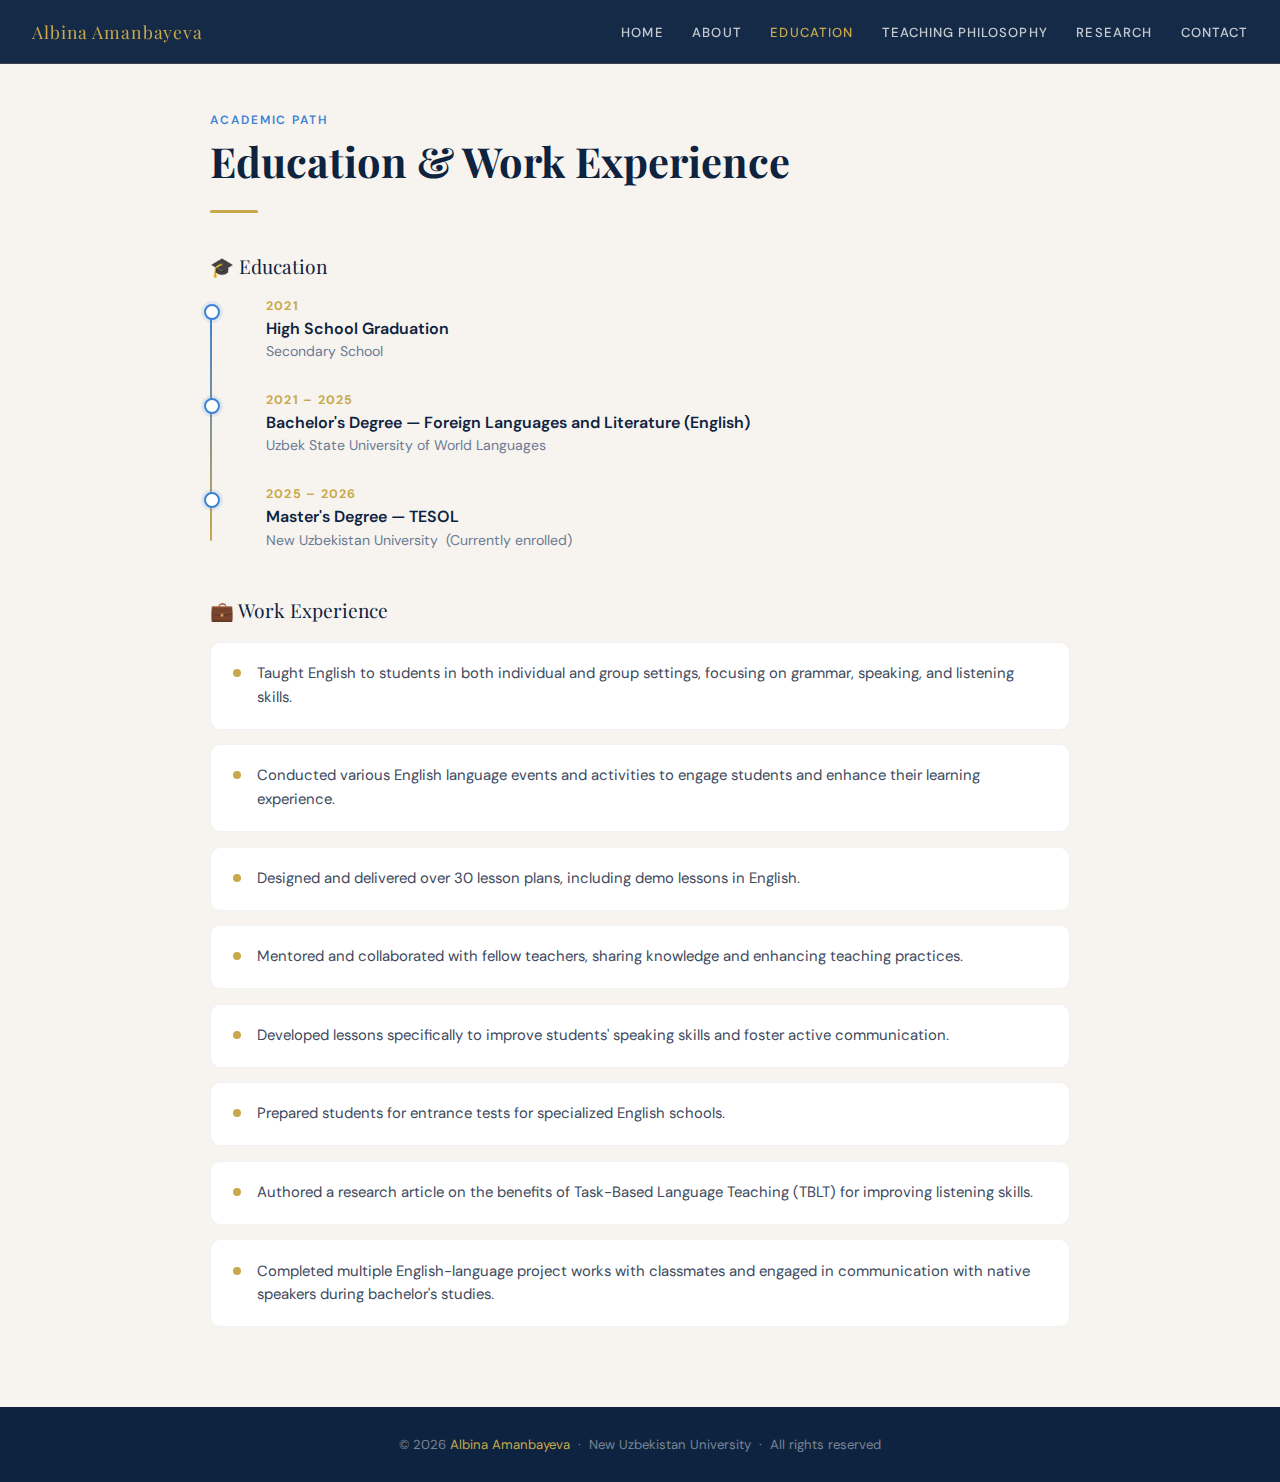
<file: education.html>
<!DOCTYPE html>
<html lang="en">
<head>
  <meta charset="UTF-8">
  <meta name="viewport" content="width=device-width, initial-scale=1.0">
  <title>Education — Albina Amanbayeva</title>
  <link href="https://fonts.googleapis.com/css2?family=Playfair+Display:wght@400;600;700&family=DM+Sans:wght@300;400;500;600&display=swap" rel="stylesheet">
  <link rel="stylesheet" href="shared.css">
  <style>
    body { background: var(--cream); }
    .page-wrap { padding: 7rem 2rem 5rem; }
    .sub-heading {
      font-family: 'Playfair Display', serif;
      font-size: 1.2rem; color: var(--navy); margin-bottom: 1.2rem;
    }
    /* Timeline */
    .timeline { position: relative; padding-left: 2rem; margin-bottom: 3rem; }
    .timeline::before {
      content: ''; position: absolute; left: 0; top: 8px; bottom: 8px;
      width: 2px; background: linear-gradient(to bottom, var(--sky), var(--gold)); border-radius: 2px;
    }
    .timeline-item { position: relative; margin-bottom: 2rem; padding-left: 1.5rem; }
    .timeline-item::before {
      content: ''; position: absolute; left: -2.4rem; top: 6px;
      width: 12px; height: 12px; border-radius: 50%;
      background: #fff; border: 2.5px solid var(--sky);
      box-shadow: 0 0 0 3px rgba(59,130,212,0.12);
    }
    .timeline-year { font-size: 0.78rem; font-weight: 700; letter-spacing: 0.1em; color: var(--gold); text-transform: uppercase; margin-bottom: 0.25rem; }
    .timeline-degree { font-weight: 600; color: var(--navy); font-size: 1rem; margin-bottom: 0.2rem; }
    .timeline-place { color: var(--text-light); font-size: 0.88rem; }
    /* Work */
    .work-list { display: flex; flex-direction: column; gap: 0.9rem; }
    .work-item {
      display: flex; gap: 1rem; align-items: flex-start;
      padding: 1.2rem 1.4rem; background: #fff;
      border-radius: 10px; border: 1px solid rgba(13,35,64,0.06);
      transition: transform 0.2s, box-shadow 0.2s;
    }
    .work-item:hover { transform: translateX(6px); box-shadow: 0 4px 20px rgba(13,35,64,0.08); }
    .work-dot { width: 8px; height: 8px; border-radius: 50%; background: var(--gold); margin-top: 7px; flex-shrink: 0; }
    .work-item p { color: var(--text-mid); font-size: 0.93rem; line-height: 1.6; }
  </style>
</head>
<body>
  <nav>
    <a class="nav-logo" href="index.html">Albina Amanbayeva</a>
    <ul class="nav-links">
      <li><a href="index.html">Home</a></li>
      <li><a href="about.html">About</a></li>
      <li><a href="education.html" class="active">Education</a></li>
      <li><a href="philosophy.html">Teaching Philosophy</a></li>
      <li><a href="research.html">Research</a></li>
      <li><a href="contact.html">Contact</a></li>
    </ul>
    <div class="hamburger" onclick="toggleMenu()"><span></span><span></span><span></span></div>
  </nav>
  <div class="mobile-menu" id="mobileMenu">
    <a href="index.html">Home</a>
    <a href="about.html">About</a>
    <a href="education.html">Education</a>
    <a href="philosophy.html">Teaching Philosophy</a>
    <a href="research.html">Research</a>
    <a href="contact.html">Contact</a>
  </div>

  <div class="page-wrap">
    <div class="container">
      <div class="section-label">Academic Path</div>
      <h2 class="section-title">Education &amp; Work Experience</h2>
      <div class="divider"></div>

      <p class="sub-heading">🎓 Education</p>
      <div class="timeline">
        <div class="timeline-item">
          <div class="timeline-year">2021</div>
          <div class="timeline-degree">High School Graduation</div>
          <div class="timeline-place">Secondary School</div>
        </div>
        <div class="timeline-item">
          <div class="timeline-year">2021 – 2025</div>
          <div class="timeline-degree">Bachelor's Degree — Foreign Languages and Literature (English)</div>
          <div class="timeline-place">Uzbek State University of World Languages</div>
        </div>
        <div class="timeline-item">
          <div class="timeline-year">2025 – 2026</div>
          <div class="timeline-degree">Master's Degree — TESOL</div>
          <div class="timeline-place">New Uzbekistan University &nbsp;(Currently enrolled)</div>
        </div>
      </div>

      <p class="sub-heading">💼 Work Experience</p>
      <div class="work-list">
        <div class="work-item"><div class="work-dot"></div><p>Taught English to students in both individual and group settings, focusing on grammar, speaking, and listening skills.</p></div>
        <div class="work-item"><div class="work-dot"></div><p>Conducted various English language events and activities to engage students and enhance their learning experience.</p></div>
        <div class="work-item"><div class="work-dot"></div><p>Designed and delivered over 30 lesson plans, including demo lessons in English.</p></div>
        <div class="work-item"><div class="work-dot"></div><p>Mentored and collaborated with fellow teachers, sharing knowledge and enhancing teaching practices.</p></div>
        <div class="work-item"><div class="work-dot"></div><p>Developed lessons specifically to improve students' speaking skills and foster active communication.</p></div>
        <div class="work-item"><div class="work-dot"></div><p>Prepared students for entrance tests for specialized English schools.</p></div>
        <div class="work-item"><div class="work-dot"></div><p>Authored a research article on the benefits of Task-Based Language Teaching (TBLT) for improving listening skills.</p></div>
        <div class="work-item"><div class="work-dot"></div><p>Completed multiple English-language project works with classmates and engaged in communication with native speakers during bachelor's studies.</p></div>
      </div>
    </div>
  </div>

  <footer>
    <p>© 2026 <span>Albina Amanbayeva</span> &nbsp;·&nbsp; New Uzbekistan University &nbsp;·&nbsp; All rights reserved</p>
  </footer>
  <script>
    function toggleMenu() { document.getElementById('mobileMenu').classList.toggle('open'); }
  </script>
</body>
</html>
</file>
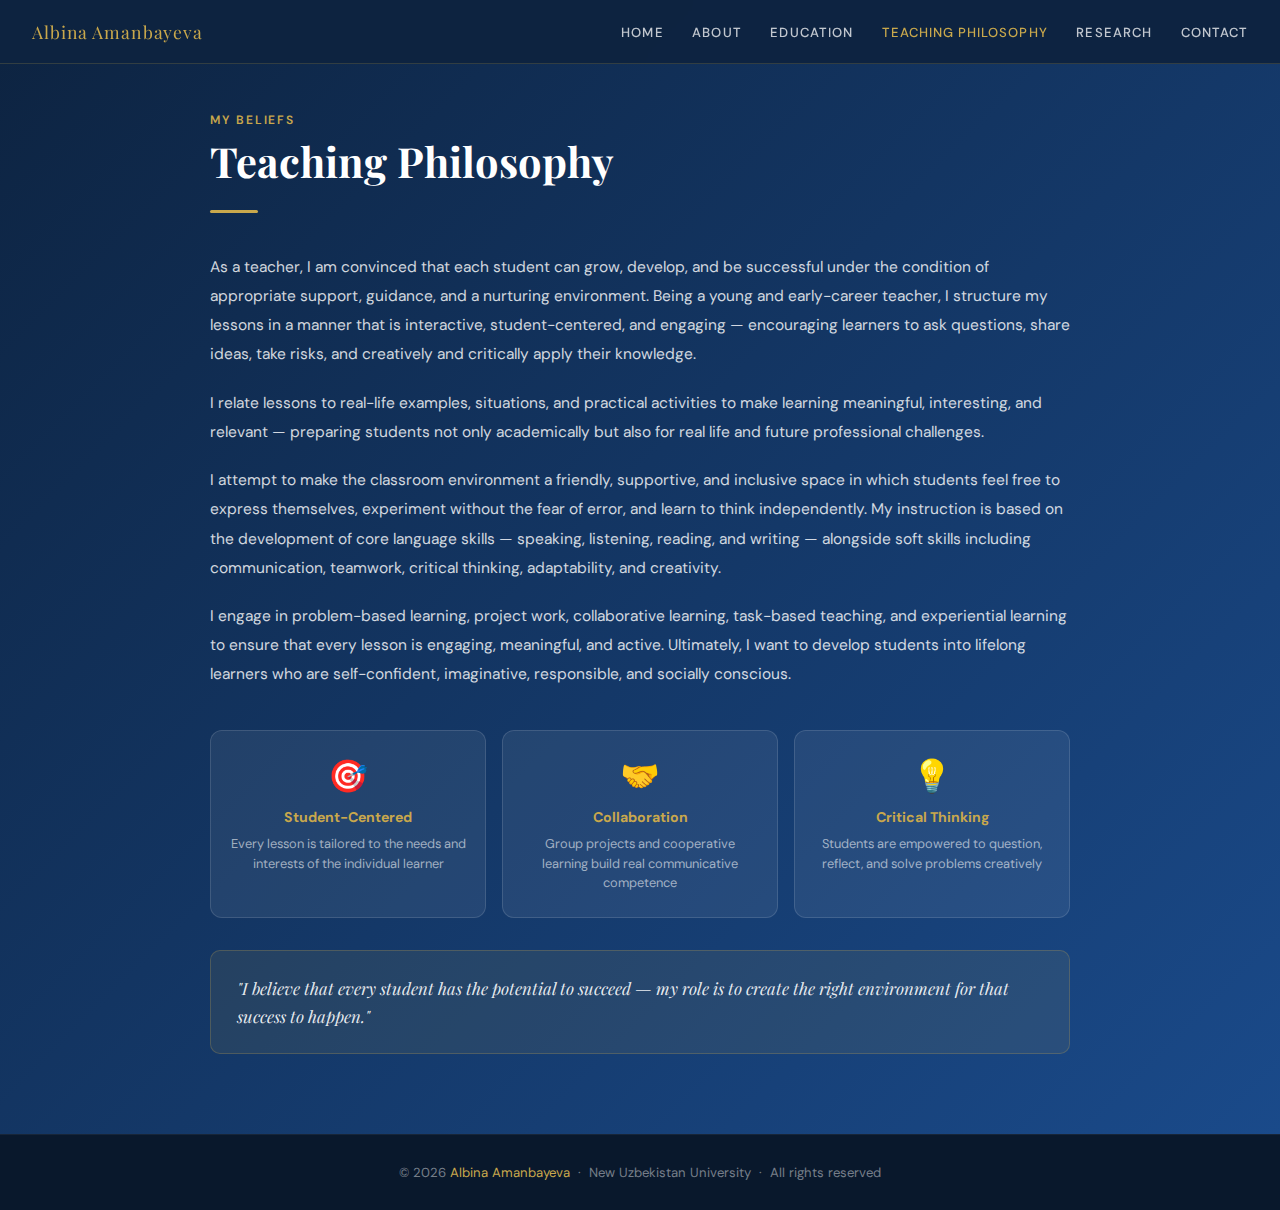
<file: philosophy.html>
<!DOCTYPE html>
<html lang="en">
<head>
  <meta charset="UTF-8">
  <meta name="viewport" content="width=device-width, initial-scale=1.0">
  <title>Teaching Philosophy — Albina Amanbayeva</title>
  <link href="https://fonts.googleapis.com/css2?family=Playfair+Display:wght@400;600;700&family=DM+Sans:wght@300;400;500;600&display=swap" rel="stylesheet">
  <link rel="stylesheet" href="shared.css">
  <style>
    body { background: #0d2340; }
    .page-wrap {
      padding: 7rem 2rem 5rem;
      background: linear-gradient(135deg, #0d2340 0%, #1a4a8a 100%);
      min-height: 100vh;
    }
    .section-label { color: #c9a84c !important; }
    .section-title { color: #fff !important; }
    .divider { background: #c9a84c !important; }
    .philosophy-text p {
      color: rgba(255,255,255,0.82); line-height: 1.88;
      font-size: 0.97rem; margin-bottom: 1.2rem;
    }
    .pillars {
      display: grid; grid-template-columns: repeat(3,1fr);
      gap: 1rem; margin-top: 2.5rem;
    }
    .pillar {
      background: rgba(255,255,255,0.07);
      border: 1px solid rgba(255,255,255,0.13);
      border-radius: 12px; padding: 1.5rem 1.2rem;
      text-align: center; transition: background 0.2s;
    }
    .pillar:hover { background: rgba(255,255,255,0.11); }
    .pillar-icon { font-size: 2rem; margin-bottom: 0.7rem; }
    .pillar h4 { font-size: 0.88rem; font-weight: 700; color: #c9a84c; margin-bottom: 0.5rem; }
    .pillar p { font-size: 0.8rem; color: rgba(255,255,255,0.58); line-height: 1.55; }
    .highlight {
      background: rgba(201,168,76,0.1); border: 1px solid rgba(201,168,76,0.25);
      border-radius: 10px; padding: 1.4rem 1.6rem; margin-top: 2rem;
    }
    .highlight p {
      font-family: 'Playfair Display', serif; font-style: italic;
      color: rgba(255,255,255,0.9); font-size: 1.05rem; line-height: 1.7; margin: 0;
    }
    footer { background: rgba(0,0,0,0.3); border-top: 1px solid rgba(255,255,255,0.06); }
    @media (max-width: 700px) { .pillars { grid-template-columns: 1fr; } }
  </style>
</head>
<body>
  <nav>
    <a class="nav-logo" href="index.html">Albina Amanbayeva</a>
    <ul class="nav-links">
      <li><a href="index.html">Home</a></li>
      <li><a href="about.html">About</a></li>
      <li><a href="education.html">Education</a></li>
      <li><a href="philosophy.html" class="active">Teaching Philosophy</a></li>
      <li><a href="research.html">Research</a></li>
      <li><a href="contact.html">Contact</a></li>
    </ul>
    <div class="hamburger" onclick="toggleMenu()"><span></span><span></span><span></span></div>
  </nav>
  <div class="mobile-menu" id="mobileMenu">
    <a href="index.html">Home</a>
    <a href="about.html">About</a>
    <a href="education.html">Education</a>
    <a href="philosophy.html">Teaching Philosophy</a>
    <a href="research.html">Research</a>
    <a href="contact.html">Contact</a>
  </div>

  <div class="page-wrap">
    <div class="container">
      <div class="section-label">My Beliefs</div>
      <h2 class="section-title">Teaching Philosophy</h2>
      <div class="divider"></div>
      <div class="philosophy-text">
        <p>As a teacher, I am convinced that each student can grow, develop, and be successful under the condition of appropriate support, guidance, and a nurturing environment. Being a young and early-career teacher, I structure my lessons in a manner that is interactive, student-centered, and engaging — encouraging learners to ask questions, share ideas, take risks, and creatively and critically apply their knowledge.</p>
        <p>I relate lessons to real-life examples, situations, and practical activities to make learning meaningful, interesting, and relevant — preparing students not only academically but also for real life and future professional challenges.</p>
        <p>I attempt to make the classroom environment a friendly, supportive, and inclusive space in which students feel free to express themselves, experiment without the fear of error, and learn to think independently. My instruction is based on the development of core language skills — speaking, listening, reading, and writing — alongside soft skills including communication, teamwork, critical thinking, adaptability, and creativity.</p>
        <p>I engage in problem-based learning, project work, collaborative learning, task-based teaching, and experiential learning to ensure that every lesson is engaging, meaningful, and active. Ultimately, I want to develop students into lifelong learners who are self-confident, imaginative, responsible, and socially conscious.</p>
      </div>
      <div class="pillars">
        <div class="pillar">
          <div class="pillar-icon">🎯</div>
          <h4>Student-Centered</h4>
          <p>Every lesson is tailored to the needs and interests of the individual learner</p>
        </div>
        <div class="pillar">
          <div class="pillar-icon">🤝</div>
          <h4>Collaboration</h4>
          <p>Group projects and cooperative learning build real communicative competence</p>
        </div>
        <div class="pillar">
          <div class="pillar-icon">💡</div>
          <h4>Critical Thinking</h4>
          <p>Students are empowered to question, reflect, and solve problems creatively</p>
        </div>
      </div>
      <div class="highlight">
        <p>"I believe that every student has the potential to succeed — my role is to create the right environment for that success to happen."</p>
      </div>
    </div>
  </div>

  <footer>
    <p>© 2026 <span>Albina Amanbayeva</span> &nbsp;·&nbsp; New Uzbekistan University &nbsp;·&nbsp; All rights reserved</p>
  </footer>
  <script>
    function toggleMenu() { document.getElementById('mobileMenu').classList.toggle('open'); }
  </script>
</body>
</html>
</file>
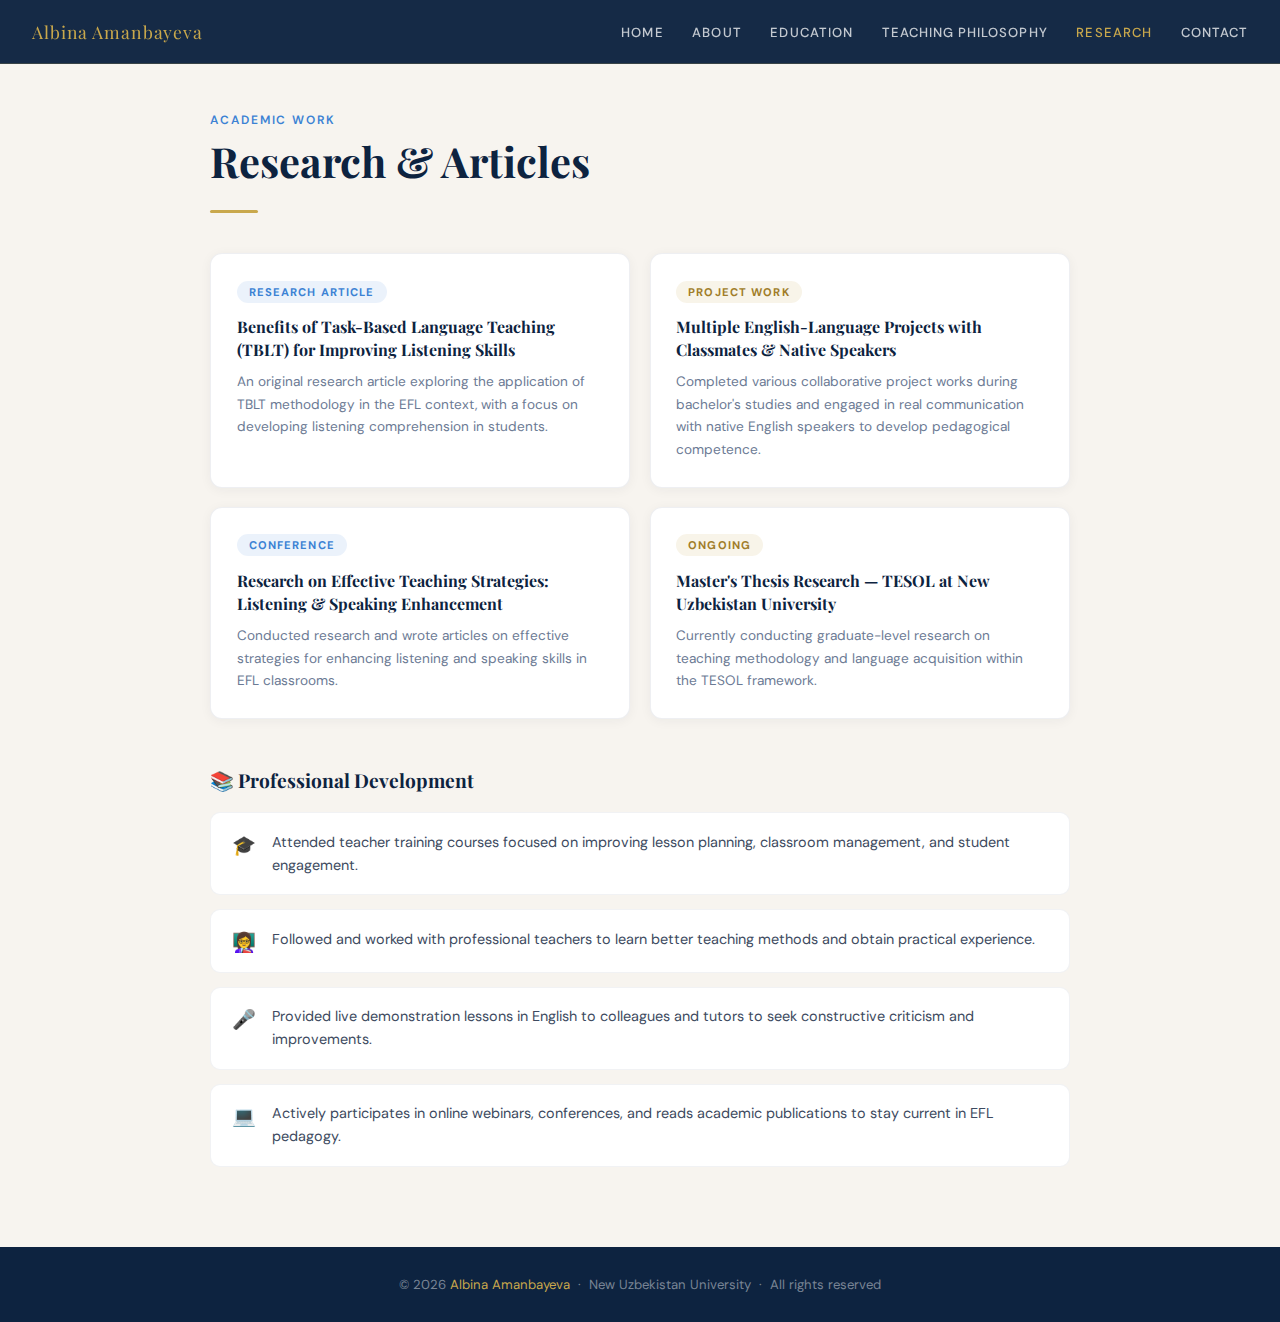
<file: research.html>
<!DOCTYPE html>
<html lang="en">
<head>
  <meta charset="UTF-8">
  <meta name="viewport" content="width=device-width, initial-scale=1.0">
  <title>Research — Albina Amanbayeva</title>
  <link href="https://fonts.googleapis.com/css2?family=Playfair+Display:wght@400;600;700&family=DM+Sans:wght@300;400;500;600&display=swap" rel="stylesheet">
  <link rel="stylesheet" href="shared.css">
  <style>
    body { background: var(--cream); }
    .page-wrap { padding: 7rem 2rem 5rem; }
    .articles-grid { display: grid; grid-template-columns: 1fr 1fr; gap: 1.2rem; margin-bottom: 3rem; }
    .article-card {
      background: #fff; border-radius: 12px; padding: 1.6rem;
      border: 1px solid rgba(13,35,64,0.07);
      box-shadow: 0 2px 12px rgba(13,35,64,0.05);
      transition: transform 0.2s, box-shadow 0.2s;
    }
    .article-card:hover { transform: translateY(-4px); box-shadow: 0 8px 28px rgba(13,35,64,0.1); }
    .article-tag {
      display: inline-block; background: rgba(59,130,212,0.1); color: var(--sky);
      font-size: 0.7rem; font-weight: 700; letter-spacing: 0.1em;
      text-transform: uppercase; padding: 0.25rem 0.75rem;
      border-radius: 100px; margin-bottom: 0.8rem;
    }
    .article-tag.gold { background: rgba(201,168,76,0.12); color: #a07d2a; }
    .article-card h3 {
      font-family: 'Playfair Display', serif; font-size: 1rem;
      color: var(--navy); line-height: 1.45; margin-bottom: 0.6rem;
    }
    .article-card p { font-size: 0.85rem; color: var(--text-light); line-height: 1.65; }
    .dev-section h3 {
      font-family: 'Playfair Display', serif;
      font-size: 1.2rem; color: var(--navy); margin-bottom: 1.2rem;
    }
    .dev-list { display: flex; flex-direction: column; gap: 0.85rem; }
    .dev-item {
      display: flex; gap: 1rem; align-items: flex-start;
      background: #fff; border-radius: 10px;
      padding: 1.1rem 1.3rem; border: 1px solid rgba(13,35,64,0.06);
      transition: transform 0.2s;
    }
    .dev-item:hover { transform: translateX(5px); }
    .dev-icon { font-size: 1.2rem; margin-top: 2px; flex-shrink: 0; }
    .dev-item p { color: var(--text-mid); font-size: 0.9rem; line-height: 1.6; }
    @media (max-width: 700px) { .articles-grid { grid-template-columns: 1fr; } }
  </style>
</head>
<body>
  <nav>
    <a class="nav-logo" href="index.html">Albina Amanbayeva</a>
    <ul class="nav-links">
      <li><a href="index.html">Home</a></li>
      <li><a href="about.html">About</a></li>
      <li><a href="education.html">Education</a></li>
      <li><a href="philosophy.html">Teaching Philosophy</a></li>
      <li><a href="research.html" class="active">Research</a></li>
      <li><a href="contact.html">Contact</a></li>
    </ul>
    <div class="hamburger" onclick="toggleMenu()"><span></span><span></span><span></span></div>
  </nav>
  <div class="mobile-menu" id="mobileMenu">
    <a href="index.html">Home</a>
    <a href="about.html">About</a>
    <a href="education.html">Education</a>
    <a href="philosophy.html">Teaching Philosophy</a>
    <a href="research.html">Research</a>
    <a href="contact.html">Contact</a>
  </div>

  <div class="page-wrap">
    <div class="container">
      <div class="section-label">Academic Work</div>
      <h2 class="section-title">Research &amp; Articles</h2>
      <div class="divider"></div>

      <div class="articles-grid">
        <div class="article-card">
          <div class="article-tag">Research Article</div>
          <h3>Benefits of Task-Based Language Teaching (TBLT) for Improving Listening Skills</h3>
          <p>An original research article exploring the application of TBLT methodology in the EFL context, with a focus on developing listening comprehension in students.</p>
        </div>
        <div class="article-card">
          <div class="article-tag gold">Project Work</div>
          <h3>Multiple English-Language Projects with Classmates &amp; Native Speakers</h3>
          <p>Completed various collaborative project works during bachelor's studies and engaged in real communication with native English speakers to develop pedagogical competence.</p>
        </div>
        <div class="article-card">
          <div class="article-tag">Conference</div>
          <h3>Research on Effective Teaching Strategies: Listening &amp; Speaking Enhancement</h3>
          <p>Conducted research and wrote articles on effective strategies for enhancing listening and speaking skills in EFL classrooms.</p>
        </div>
        <div class="article-card">
          <div class="article-tag gold">Ongoing</div>
          <h3>Master's Thesis Research — TESOL at New Uzbekistan University</h3>
          <p>Currently conducting graduate-level research on teaching methodology and language acquisition within the TESOL framework.</p>
        </div>
      </div>

      <div class="dev-section">
        <h3>📚 Professional Development</h3>
        <div class="dev-list">
          <div class="dev-item"><div class="dev-icon">🎓</div><p>Attended teacher training courses focused on improving lesson planning, classroom management, and student engagement.</p></div>
          <div class="dev-item"><div class="dev-icon">👩‍🏫</div><p>Followed and worked with professional teachers to learn better teaching methods and obtain practical experience.</p></div>
          <div class="dev-item"><div class="dev-icon">🎤</div><p>Provided live demonstration lessons in English to colleagues and tutors to seek constructive criticism and improvements.</p></div>
          <div class="dev-item"><div class="dev-icon">💻</div><p>Actively participates in online webinars, conferences, and reads academic publications to stay current in EFL pedagogy.</p></div>
        </div>
      </div>
    </div>
  </div>

  <footer>
    <p>© 2026 <span>Albina Amanbayeva</span> &nbsp;·&nbsp; New Uzbekistan University &nbsp;·&nbsp; All rights reserved</p>
  </footer>
  <script>
    function toggleMenu() { document.getElementById('mobileMenu').classList.toggle('open'); }
  </script>
</body>
</html>
</file>
<file: shared.css>
/* ── SHARED STYLES ── */
@import url('https://fonts.googleapis.com/css2?family=Playfair+Display:wght@400;600;700&family=DM+Sans:wght@300;400;500;600&display=swap');

:root {
  --navy: #0d2340;
  --blue: #1a4a8a;
  --sky: #3b82d4;
  --gold: #c9a84c;
  --cream: #f7f4ef;
  --white: #ffffff;
  --text-dark: #1a1a2e;
  --text-mid: #3d4a60;
  --text-light: #6b7a94;
}
* { margin: 0; padding: 0; box-sizing: border-box; }
html { scroll-behavior: smooth; }
body { font-family: 'DM Sans', sans-serif; background: var(--cream); color: var(--text-dark); overflow-x: hidden; }

nav {
  position: fixed; top: 0; left: 0; right: 0; z-index: 100;
  background: rgba(13,35,64,0.97); backdrop-filter: blur(12px);
  padding: 0 2rem; display: flex; align-items: center;
  justify-content: space-between; height: 64px;
  border-bottom: 1px solid rgba(201,168,76,0.2);
}
.nav-logo { font-family: 'Playfair Display', serif; font-size: 1.1rem; color: var(--gold); letter-spacing: 0.05em; text-decoration: none; }
.nav-links { display: flex; gap: 1.8rem; list-style: none; }
.nav-links a { color: rgba(255,255,255,0.75); text-decoration: none; font-size: 0.82rem; font-weight: 500; letter-spacing: 0.08em; text-transform: uppercase; transition: color 0.2s; }
.nav-links a:hover, .nav-links a.active { color: var(--gold); }

.hamburger { display: none; flex-direction: column; gap: 5px; cursor: pointer; padding: 4px; }
.hamburger span { width: 24px; height: 2px; background: rgba(255,255,255,0.8); border-radius: 2px; transition: 0.3s; }
.mobile-menu { display: none; position: fixed; top: 64px; left: 0; right: 0; background: rgba(13,35,64,0.98); padding: 1rem 2rem 1.5rem; z-index: 99; border-bottom: 1px solid rgba(201,168,76,0.2); }
.mobile-menu.open { display: block; }
.mobile-menu a { display: block; color: rgba(255,255,255,0.8); text-decoration: none; font-size: 0.9rem; font-weight: 500; text-transform: uppercase; letter-spacing: 0.08em; padding: 0.7rem 0; border-bottom: 1px solid rgba(255,255,255,0.06); }
.mobile-menu a:last-child { border-bottom: none; }

.container { max-width: 860px; margin: 0 auto; }
.section-label { font-size: 0.75rem; font-weight: 600; letter-spacing: 0.16em; text-transform: uppercase; color: var(--sky); margin-bottom: 0.5rem; }
.section-title { font-family: 'Playfair Display', serif; font-size: clamp(1.8rem,4vw,2.6rem); font-weight: 700; color: var(--navy); margin-bottom: 1.5rem; line-height: 1.2; }
.divider { width: 48px; height: 3px; background: var(--gold); margin-bottom: 2.5rem; border-radius: 2px; }

footer { background: var(--navy); color: rgba(255,255,255,0.45); text-align: center; padding: 1.8rem; font-size: 0.82rem; }
footer span { color: var(--gold); }

@keyframes fadeUp { from { opacity: 0; transform: translateY(24px); } to { opacity: 1; transform: translateY(0); } }
@keyframes pulse { 0%,100% { transform: scale(1); opacity: 0.8; } 50% { transform: scale(1.1); opacity: 1; } }

@media (max-width: 700px) {
  .nav-links { display: none; }
  .hamburger { display: flex; }
}
</file>
